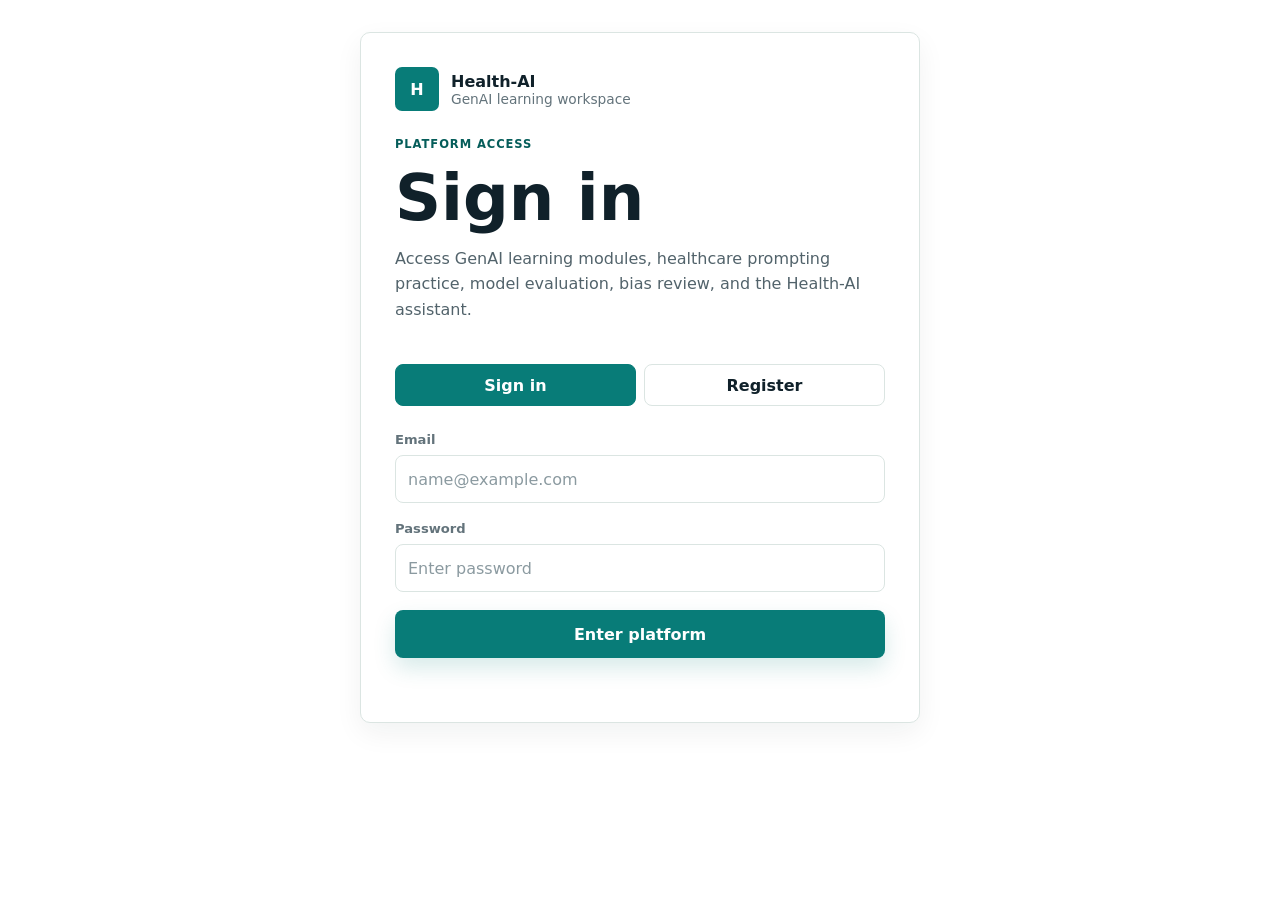
<file: index.html>
<!doctype html>
<html lang="en">
  <head>
    <meta charset="UTF-8" />
    <meta name="viewport" content="width=device-width, initial-scale=1.0" />
    <title>Health-AI</title>
    <link rel="stylesheet" href="styles.css?v=20260517-healthai-multipage" />
  </head>
  <body>
    <section class="login-screen" id="loginScreen" aria-label="Health-AI sign in">
      <div class="login-panel">
        <div class="brand login-brand">
          <div class="brand-mark" aria-hidden="true">H</div>
          <div>
            <strong>Health-AI</strong>
            <span>GenAI learning workspace</span>
          </div>
        </div>

        <div>
          <p class="kicker">Platform access</p>
          <h1 id="authTitle">Sign in</h1>
          <p class="login-copy">Access GenAI learning modules, healthcare prompting practice, model evaluation, bias review, and the Health-AI assistant.</p>
        </div>

        <div class="auth-tabs" role="tablist" aria-label="Authentication mode">
          <button class="active" id="showLogin" type="button">Sign in</button>
          <button id="showRegister" type="button">Register</button>
        </div>

        <form class="login-form" id="loginForm">
          <label for="loginEmail">Email</label>
          <input id="loginEmail" type="email" placeholder="name@example.com" required />

          <label for="loginPassword">Password</label>
          <input id="loginPassword" type="password" placeholder="Enter password" required />

          <button class="wide-button" type="submit">Enter platform</button>
          <p class="auth-message" id="loginMessage"></p>
        </form>

        <form class="login-form is-hidden" id="registerForm">
          <label for="registerName">Full name</label>
          <input id="registerName" type="text" placeholder="Enter full name" required />

          <label for="registerRole">Role</label>
          <select id="registerRole">
            <option>Doctor</option>
            <option>Instructor</option>
            <option>Student</option>
            <option>Project team</option>
          </select>

          <label for="registerOrganization">Organization</label>
          <input id="registerOrganization" type="text" placeholder="Hospital, university, or team" />

          <label for="registerEmail">Email</label>
          <input id="registerEmail" type="email" placeholder="name@example.com" required />

          <label for="registerPassword">Password</label>
          <input id="registerPassword" type="password" placeholder="Create password" minlength="4" required />

          <button class="wide-button" type="submit">Create account</button>
          <p class="auth-message" id="registerMessage"></p>
        </form>
      </div>
    </section>

    <div class="app-shell is-locked" id="appShell">
      <aside class="sidebar" aria-label="Platform navigation">
        <div class="brand">
          <div class="brand-mark" aria-hidden="true">H</div>
          <div>
            <strong>Health-AI</strong>
            <span>GenAI for healthcare curriculum</span>
          </div>
        </div>

        <nav class="main-nav">
          <a class="active" href="index.html">Home</a>
          <a href="modules.html">Modules</a>
          <a href="module-genai-foundations.html">Foundations</a>
          <a href="module-prompting-healthcare.html">Prompting</a>
          <a href="module-evaluation.html">Evaluation</a>
          <a href="module-bias-explainability.html">Bias</a>
          <a href="materials.html">Materials</a>
          <a href="#browser-ai">Assistant</a>
          <a href="#users" id="usersNavLink" class="admin-only">Users</a>
        </nav>

        <div class="user-card" id="userCard">
          <span class="eyebrow">Signed in</span>
          <strong id="userName">Guest</strong>
          <p id="userRole">Doctor</p>
          <button type="button" id="logoutButton">Sign out</button>
        </div>

        <div class="mentor-card">
          <span class="eyebrow">Today</span>
          <strong>7 July delivery plan</strong>
          <p>Review GenAI modules, responsible use, evaluation practice, and learning materials.</p>
          <button class="icon-button" type="button" aria-label="Start lesson">
            <span aria-hidden="true">▶</span>
          </button>
        </div>
      </aside>

      <main>
        <section class="hero" id="learn">
          <div class="hero-copy">
            <p class="kicker">GenAI health education platform</p>
            <h1>Health-AI</h1>
            <p>
              A focused Health-AI platform for learning how GenAI and LLMs work, how to prompt safely, how to evaluate outputs, and how to recognise bias.
            </p>
            <div class="hero-actions">
              <a class="primary-action" href="modules.html">Start learning modules</a>
              <a class="secondary-action" href="module-bias-explainability.html">Open bias module</a>
              <a class="secondary-action" href="materials.html">Open materials</a>
              <a class="secondary-action" href="#browser-ai">Ask Health-AI</a>
            </div>
          </div>

          <div class="clinical-visual" aria-label="Health-AI learning dashboard preview">
            <canvas id="pulseCanvas" width="760" height="520"></canvas>
            <div class="visual-panel diagnosis">
              <span>Module focus</span>
              <strong>GenAI learning path</strong>
              <em>How it works → prompting → evaluation → bias</em>
            </div>
            <div class="visual-panel explain-card">
              <span>Learning mode</span>
              <strong>Modular</strong>
              <em>Read, practice, evaluate, discuss</em>
            </div>
          </div>
        </section>

        <section class="workspace-band" id="builder">
          <div class="section-heading">
            <p class="kicker">Health-AI module map</p>
            <h2>A structured learning space for GenAI foundations, healthcare prompting, model evaluation, explainability, and algorithmic bias.</h2>
          </div>

          <div class="learning-grid">
            <article class="lesson-panel">
              <div class="panel-header">
                <span>Learning sequence</span>
                <strong id="lessonTitle">Choose a learning module</strong>
              </div>
              <ol class="lesson-steps" id="lessonSteps"></ol>
              <button class="wide-button" id="nextStep" type="button">Next step</button>
            </article>

            <article class="builder-panel">
              <div class="panel-header">
                <span>Module workspace</span>
                <strong>Learning focus</strong>
              </div>

              <label for="specialtySelect">Learning module</label>
              <select id="specialtySelect">
                <option>GenAI Foundations</option>
                <option>Prompting in Healthcare</option>
                <option>Model Evaluation</option>
                <option>Explainability and Bias</option>
              </select>

              <div class="model-controls" aria-label="Learning focus">
                <button class="chip active" type="button">How it works</button>
                <button class="chip" type="button">Prompting</button>
                <button class="chip" type="button">Evaluation</button>
                <button class="chip" type="button">Bias</button>
              </div>

              <div class="metric-row" id="evaluate">
                <div>
                  <span>Curriculum level</span>
                  <strong id="accuracyValue">Core</strong>
                </div>
                <div>
                  <span>Ethics focus</span>
                  <strong id="recallValue">High</strong>
                </div>
                <div>
                  <span>Goal</span>
                  <strong>Safe use</strong>
                </div>
              </div>
            </article>
          </div>
        </section>

        <section class="explain-band" id="explain">
          <div class="section-heading">
            <p class="kicker">Responsible GenAI in healthcare</p>
            <h2>Participants learn how GenAI works, where it can fail, how to evaluate outputs, and how to use it within ethical clinical boundaries.</h2>
          </div>

          <div class="explain-grid">
            <article>
              <span class="number">01</span>
              <h3>Deliver the core tracks</h3>
              <p>Understand LLMs, tokens, prompts, generated outputs, limitations, and why AI text must be reviewed.</p>
            </article>
            <article>
              <span class="number">02</span>
              <h3>Practice safe prompting</h3>
              <p>Use structured prompts, avoid patient-identifiable data, and separate education support from clinical decision making.</p>
            </article>
            <article>
              <span class="number">03</span>
              <h3>Teach responsible use</h3>
              <p>Evaluate hallucination, reliability, bias, explainability, transparency, privacy, and human oversight.</p>
            </article>
          </div>
        </section>


        <section class="usecase-band" id="use-cases">
          <div class="section-heading">
            <p class="kicker">Clickable learning modules</p>
            <h2>Four focused GenAI modules for health professionals: foundations, prompting, evaluation, and bias.</h2>
          </div>

          <div class="usecase-grid">
            <article class="usecase-card active" data-usecase="foundations">
              <span>Module 1</span>
              <h3>How GenAI works</h3>
              <p>LLMs, tokens, training, generated outputs, hallucination, and human oversight.</p>
            </article>
            <article class="usecase-card" data-usecase="genai">
              <span>Module 2</span>
              <h3>Prompting in healthcare</h3>
              <p>Prompt structure, healthcare context, safe boundaries, privacy, and professional responsibility.</p>
            </article>
            <article class="usecase-card" data-usecase="ml">
              <span>Module 3</span>
              <h3>Evaluate models</h3>
              <p>Compare outputs for factuality, usefulness, uncertainty, hallucination, safety, and accountability.</p>
            </article>
            <article class="usecase-card" data-usecase="ethics">
              <span>Module 4</span>
              <h3>Bias and explainability</h3>
              <p>Fairness, bias sources, explainability limits, transparency, governance, and patient communication.</p>
            </article>
          </div>

          <div class="workflow-panel">
            <div>
              <span id="workflowLabel">Clinical practice workflow</span>
              <h3 id="workflowTitle">Evaluate AI outputs</h3>
              <p id="workflowText">A guided pathway for reviewing model purpose, source data, validation, uncertainty, and safe clinical interpretation.</p>
            </div>
            <ol id="workflowSteps" class="workflow-steps"></ol>
          </div>
        </section>

        <section class="module-pages-band" id="module-pages">
          <div class="section-heading">
            <p class="kicker">Learning pages</p>
            <h2>Each GenAI topic opens as its own learning page, while everything remains inside this one Health-AI platform.</h2>
          </div>

          <div class="module-page-shell">
            <div class="module-page-tabs" id="modulePageTabs" aria-label="Learning module pages"></div>
            <article class="module-page-panel" id="modulePagePanel">
              <div class="panel-header">
                <span>Learning page</span>
                <strong>Select a module</strong>
              </div>
              <p>Choose a module page to view the full learning content.</p>
            </article>
          </div>
        </section>

        <section class="repository-band" id="repository">
          <div class="section-heading">
            <p class="kicker">Health-AI learning modules</p>
            <h2>Open structured GenAI learning modules with outcomes, activities, assessment, ethics focus, and teaching material upload.</h2>
          </div>

          <div class="repository-grid">
            <article class="upload-panel">
              <div class="panel-header">
                <span>Instructor tools</span>
                <strong>Add curriculum material</strong>
              </div>

              <form id="resourceForm" class="resource-form">
                <label for="resourceTitle">Material title</label>
                <input id="resourceTitle" type="text" placeholder="Example: Prompting for patient education drafts" required />

                <div class="form-row">
                  <div>
                    <label for="resourceModule">Module</label>
                    <select id="resourceModule">
                      <option value="1. Foundations">GenAI & LLMs: how they work</option>
                      <option value="2. Prompting and healthcare use">GenAI prompting and healthcare use</option>
                      <option value="3. Evaluation and comparison">GenAI evaluating and comparing models</option>
                      <option value="4. Explainability and bias">GenAI explainability and algorithmic bias</option>
                    </select>
                  </div>
                  <div>
                    <label for="resourceType">Type</label>
                    <select id="resourceType">
                      <option>Slide deck</option>
                      <option>Reading</option>
                      <option>Case study</option>
                      <option>Data material</option>
                      <option>Dataset</option>
                      <option>Video</option>
                      <option>Quiz</option>
                      <option>AI visualisation tool</option>
                      <option>Prompt worksheet</option>
                      <option>Evaluation rubric</option>
                      <option>Case discussion</option>
                    </select>
                  </div>
                </div>

                <label for="resourceDescription">Teaching note</label>
                <textarea id="resourceDescription" placeholder="What learning outcome should this material support?" rows="4"></textarea>

                <label for="resourceFile">File</label>
                <label class="file-drop" for="resourceFile"><strong>Choose data or lecture file</strong><span id="selectedFileName">No file selected</span></label>
                <input id="resourceFile" class="hidden-file" type="file" accept=".pdf,.ppt,.pptx,.doc,.docx,.csv,.xlsx,.xls,.txt,.json,.mp4,.mov" />

                <button class="wide-button" type="submit">Upload data/material</button>
              </form>
            </article>

            <article class="library-panel">
              <div class="panel-header library-header">
                <div>
                  <span>Student library</span>
                  <strong>GenAI learning modules</strong>
                </div>
                <select id="repositoryFilter" aria-label="Filter materials">
                  <option>All learning modules</option>
                  <option value="1. Foundations">GenAI & LLMs: how they work</option>
                  <option value="2. Prompting and healthcare use">GenAI prompting and healthcare use</option>
                  <option value="3. Evaluation and comparison">GenAI evaluating and comparing models</option>
                  <option value="4. Explainability and bias">GenAI explainability and algorithmic bias</option>
                </select>
              </div>

              <div class="repository-stats" aria-label="Repository statistics">
                <div><strong id="resourceCount">0</strong><span>sessions</span></div>
                <div><strong>4</strong><span>modules</span></div>
                <div><strong>3</strong><span>activities each</span></div>
              </div>

              <div class="resource-list" id="resourceList"></div>
            </article>
          </div>
        </section>

        <section class="browser-ai-band" id="browser-ai">
          <div class="section-heading">
            <p class="kicker">Health-AI assistant</p>
            <h2>Ask focused questions about GenAI, LLMs, prompting, evaluation, bias, ethics, and learning materials.</h2>
          </div>

          <div class="browser-ai-grid">
            <article class="browser-chat-panel">
              <div class="panel-header">
                <div>
                  <span>Guided support</span>
                  <strong>Ask Health-AI</strong>
                </div>
                <em class="chat-status" id="browserAiStatus">Ready</em>
              </div>

              <form id="browserAiForm" class="assistant-form">
                <label for="browserAiPrompt">Question or learning topic</label>
                <textarea id="browserAiPrompt" rows="5" placeholder="Example: How should doctors evaluate a GenAI answer?"></textarea>
                <button class="wide-button" type="submit">Get guidance</button>
              </form>
            </article>

            <article class="browser-answer-panel">
              <div class="panel-header">
                <span>Assistant response</span>
                <strong>Learning guidance</strong>
              </div>
              <div class="bot-response" id="browserAiResponse">
                <p>Ask a question to receive GenAI learning guidance and related module materials.</p>
              </div>
            </article>
          </div>
        </section>

        <section class="users-band admin-only" id="users">
          <div class="section-heading">
            <p class="kicker">Registration database</p>
            <h2>Registered Health-AI platform users are visible only to the master admin.</h2>
          </div>
          <article class="users-panel">
            <div class="panel-header">
              <div>
                <span>Access records</span>
                <strong>Platform database</strong>
              </div>
              <button type="button" id="clearUsersButton">Clear database</button>
            </div>
            <div class="database-tools" aria-label="Database tools">
              <div class="database-stat">
                <strong id="databaseUserCount">0</strong>
                <span>registered users</span>
              </div>
              <div class="database-stat">
                <strong id="databaseMaterialCount">0</strong>
                <span>teaching materials</span>
              </div>
              <button type="button" id="exportDatabaseButton">Export database</button>
              <label class="database-import" for="importDatabaseInput">Import database</label>
              <input class="hidden-file" type="file" id="importDatabaseInput" accept=".json,application/json" />
            </div>
            <p class="database-status" id="databaseStatus">Database is stored securely in this browser for the current prototype.</p>
            <div class="users-table-wrap">
              <table class="users-table">
                <thead>
                  <tr>
                    <th>Name</th>
                    <th>Role</th>
                    <th>Email</th>
                    <th>Organization</th>
                    <th>Registered</th>
                  </tr>
                </thead>
                <tbody id="usersTableBody"></tbody>
              </table>
            </div>
          </article>
        </section>
      </main>
    </div>

    <script src="script.js?v=20260517-healthai-multipage"></script>
  </body>
</html>
</file>
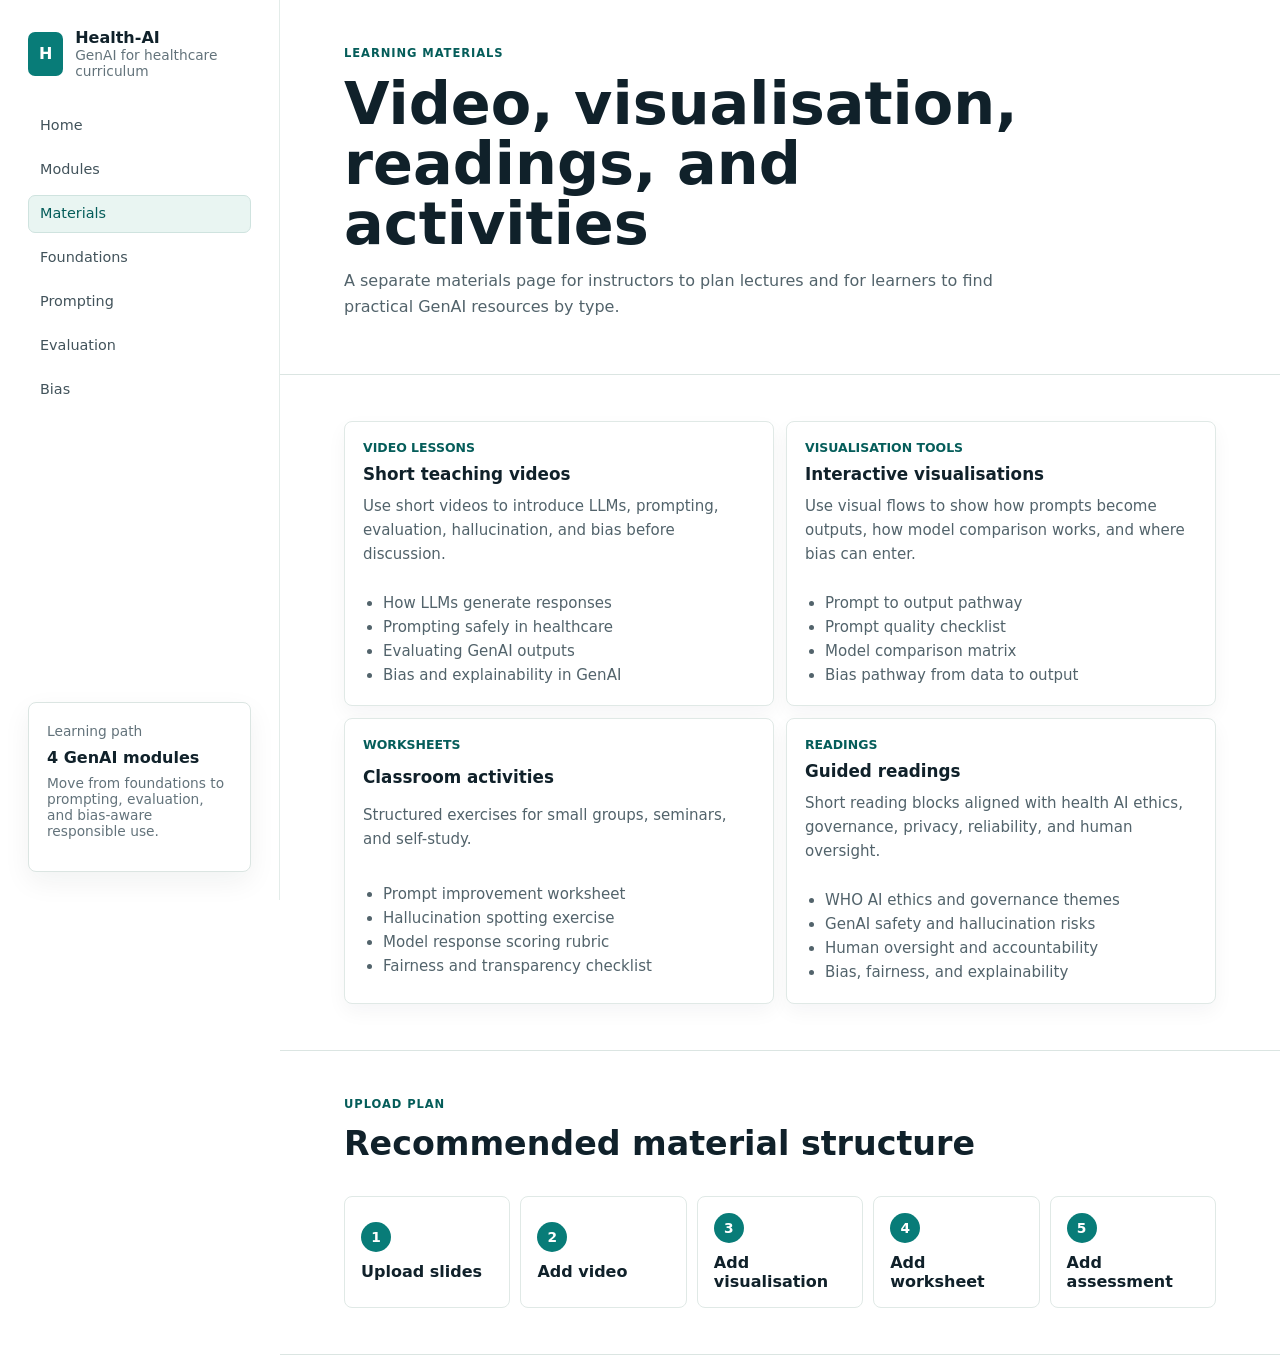
<file: materials.html>
<!doctype html>
<html lang="en">
  <head>
    <meta charset="UTF-8" />
    <meta name="viewport" content="width=device-width, initial-scale=1.0" />
    <title>Learning Materials | Health-AI</title>
    <link rel="stylesheet" href="styles.css?v=20260517-healthai-multipage" />
  </head>
  <body>
    <div class="app-shell page-shell">
      <aside class="sidebar" aria-label="Platform navigation">
    <div class="brand"><div class="brand-mark" aria-hidden="true">H</div><div><strong>Health-AI</strong><span>GenAI for healthcare curriculum</span></div></div>
    <nav class="main-nav"><a href="index.html">Home</a><a href="modules.html">Modules</a><a class="active" href="materials.html">Materials</a><a href="module-genai-foundations.html">Foundations</a><a href="module-prompting-healthcare.html">Prompting</a><a href="module-evaluation.html">Evaluation</a><a href="module-bias-explainability.html">Bias</a></nav>
    <div class="mentor-card"><span class="eyebrow">Learning path</span><strong>4 GenAI modules</strong><p>Move from foundations to prompting, evaluation, and bias-aware responsible use.</p></div>
  </aside>
      <main><section class="page-hero-band"><p class="kicker">Learning materials</p><h1>Video, visualisation, readings, and activities</h1><p>A separate materials page for instructors to plan lectures and for learners to find practical GenAI resources by type.</p></section>
<section class="page-content-band">
  <div class="materials-library-grid">
    <article><span>Video lessons</span><h2>Short teaching videos</h2><p>Use short videos to introduce LLMs, prompting, evaluation, hallucination, and bias before discussion.</p><ul><li>How LLMs generate responses</li><li>Prompting safely in healthcare</li><li>Evaluating GenAI outputs</li><li>Bias and explainability in GenAI</li></ul></article>
    <article><span>Visualisation tools</span><h2>Interactive visualisations</h2><p>Use visual flows to show how prompts become outputs, how model comparison works, and where bias can enter.</p><ul><li>Prompt to output pathway</li><li>Prompt quality checklist</li><li>Model comparison matrix</li><li>Bias pathway from data to output</li></ul></article>
    <article><span>Worksheets</span><h2>Classroom activities</h2><p>Structured exercises for small groups, seminars, and self-study.</p><ul><li>Prompt improvement worksheet</li><li>Hallucination spotting exercise</li><li>Model response scoring rubric</li><li>Fairness and transparency checklist</li></ul></article>
    <article><span>Readings</span><h2>Guided readings</h2><p>Short reading blocks aligned with health AI ethics, governance, privacy, reliability, and human oversight.</p><ul><li>WHO AI ethics and governance themes</li><li>GenAI safety and hallucination risks</li><li>Human oversight and accountability</li><li>Bias, fairness, and explainability</li></ul></article>
  </div>
</section>
<section class="page-content-band alternate-band"><div class="section-heading"><p class="kicker">Upload plan</p><h2>Recommended material structure</h2></div><div class="visualisation-flow"><div><span>1</span><strong>Upload slides</strong></div><div><span>2</span><strong>Add video</strong></div><div><span>3</span><strong>Add visualisation</strong></div><div><span>4</span><strong>Add worksheet</strong></div><div><span>5</span><strong>Add assessment</strong></div></div></section></main>
    </div>
  </body>
</html>
</file>
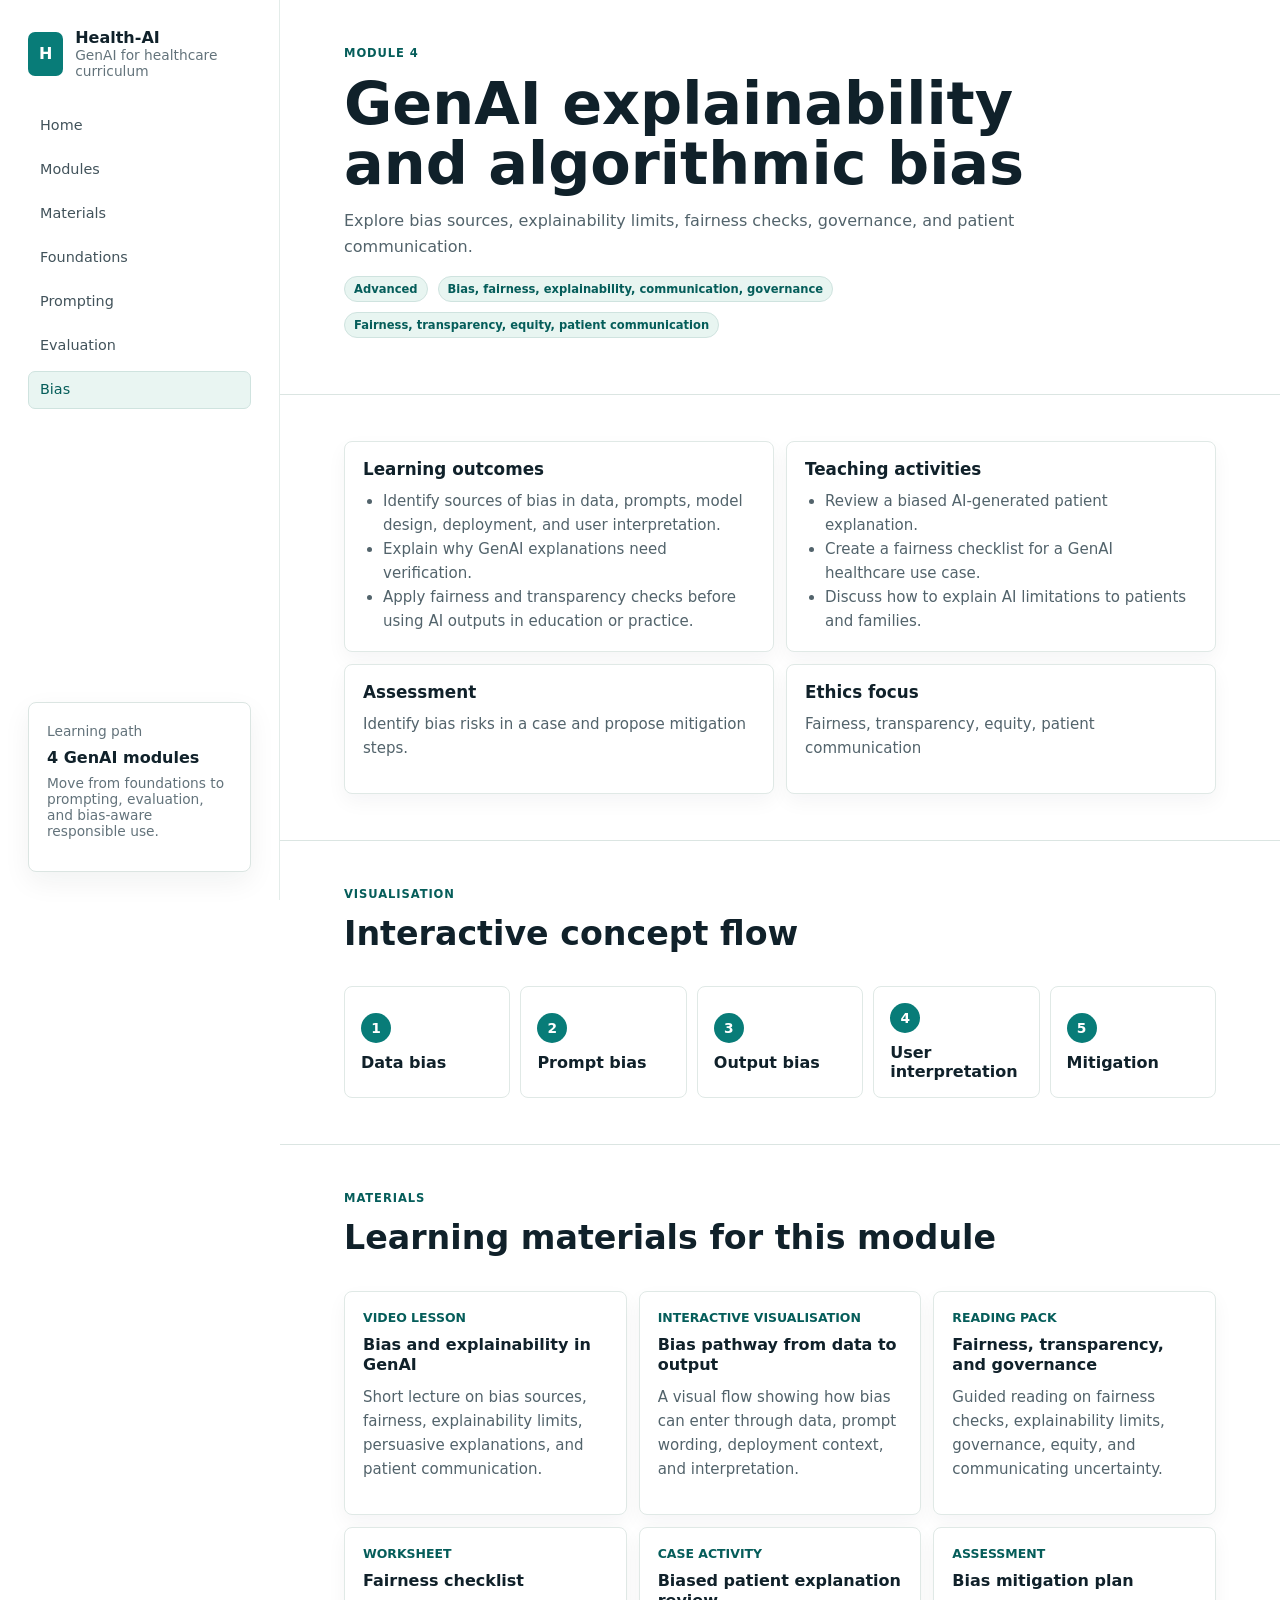
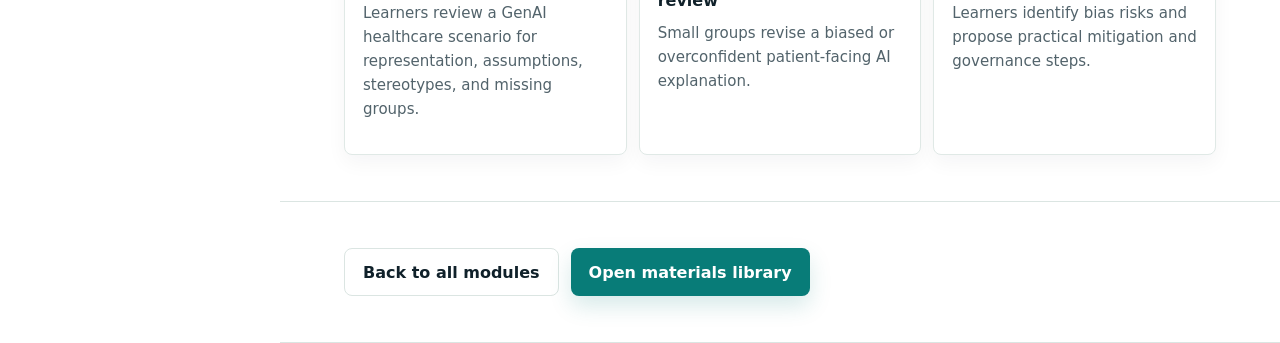
<file: module-bias-explainability.html>
<!doctype html>
<html lang="en">
  <head>
    <meta charset="UTF-8" />
    <meta name="viewport" content="width=device-width, initial-scale=1.0" />
    <title>GenAI explainability and algorithmic bias | Health-AI</title>
    <link rel="stylesheet" href="styles.css?v=20260517-healthai-multipage" />
  </head>
  <body>
    <div class="app-shell page-shell">
      <aside class="sidebar" aria-label="Platform navigation">
    <div class="brand"><div class="brand-mark" aria-hidden="true">H</div><div><strong>Health-AI</strong><span>GenAI for healthcare curriculum</span></div></div>
    <nav class="main-nav"><a href="index.html">Home</a><a href="modules.html">Modules</a><a href="materials.html">Materials</a><a href="module-genai-foundations.html">Foundations</a><a href="module-prompting-healthcare.html">Prompting</a><a href="module-evaluation.html">Evaluation</a><a class="active" href="module-bias-explainability.html">Bias</a></nav>
    <div class="mentor-card"><span class="eyebrow">Learning path</span><strong>4 GenAI modules</strong><p>Move from foundations to prompting, evaluation, and bias-aware responsible use.</p></div>
  </aside>
      <main><section class="page-hero-band module-detail-hero"><p class="kicker">Module 4</p><h1>GenAI explainability and algorithmic bias</h1><p>Explore bias sources, explainability limits, fairness checks, governance, and patient communication.</p><div class="module-page-meta"><span>Advanced</span><span>Bias, fairness, explainability, communication, governance</span><span>Fairness, transparency, equity, patient communication</span></div></section>
  <section class="page-content-band">
    <div class="module-detail-grid">
      <article><h2>Learning outcomes</h2><ul><li>Identify sources of bias in data, prompts, model design, deployment, and user interpretation.</li><li>Explain why GenAI explanations need verification.</li><li>Apply fairness and transparency checks before using AI outputs in education or practice.</li></ul></article>
      <article><h2>Teaching activities</h2><ul><li>Review a biased AI-generated patient explanation.</li><li>Create a fairness checklist for a GenAI healthcare use case.</li><li>Discuss how to explain AI limitations to patients and families.</li></ul></article>
      <article><h2>Assessment</h2><p>Identify bias risks in a case and propose mitigation steps.</p></article>
      <article><h2>Ethics focus</h2><p>Fairness, transparency, equity, patient communication</p></article>
    </div>
  </section>
  <section class="page-content-band alternate-band"><div class="section-heading"><p class="kicker">Visualisation</p><h2>Interactive concept flow</h2></div><div class="visualisation-flow"><div><span>1</span><strong>Data bias</strong></div><div><span>2</span><strong>Prompt bias</strong></div><div><span>3</span><strong>Output bias</strong></div><div><span>4</span><strong>User interpretation</strong></div><div><span>5</span><strong>Mitigation</strong></div></div></section>
  <section class="page-content-band"><div class="section-heading"><p class="kicker">Materials</p><h2>Learning materials for this module</h2></div><div class="learning-material-grid rich-material-grid">
    <article><span>Video lesson</span><strong>Bias and explainability in GenAI</strong><p>Short lecture on bias sources, fairness, explainability limits, persuasive explanations, and patient communication.</p></article>
    <article><span>Interactive visualisation</span><strong>Bias pathway from data to output</strong><p>A visual flow showing how bias can enter through data, prompt wording, deployment context, and interpretation.</p></article>
    <article><span>Reading pack</span><strong>Fairness, transparency, and governance</strong><p>Guided reading on fairness checks, explainability limits, governance, equity, and communicating uncertainty.</p></article>
    <article><span>Worksheet</span><strong>Fairness checklist</strong><p>Learners review a GenAI healthcare scenario for representation, assumptions, stereotypes, and missing groups.</p></article>
    <article><span>Case activity</span><strong>Biased patient explanation review</strong><p>Small groups revise a biased or overconfident patient-facing AI explanation.</p></article>
    <article><span>Assessment</span><strong>Bias mitigation plan</strong><p>Learners identify bias risks and propose practical mitigation and governance steps.</p></article>
  </div></section>
  <section class="page-content-band alternate-band"><div class="module-next-row"><a class="secondary-action" href="modules.html">Back to all modules</a><a class="primary-action" href="materials.html">Open materials library</a></div></section></main>
    </div>
  </body>
</html>
</file>
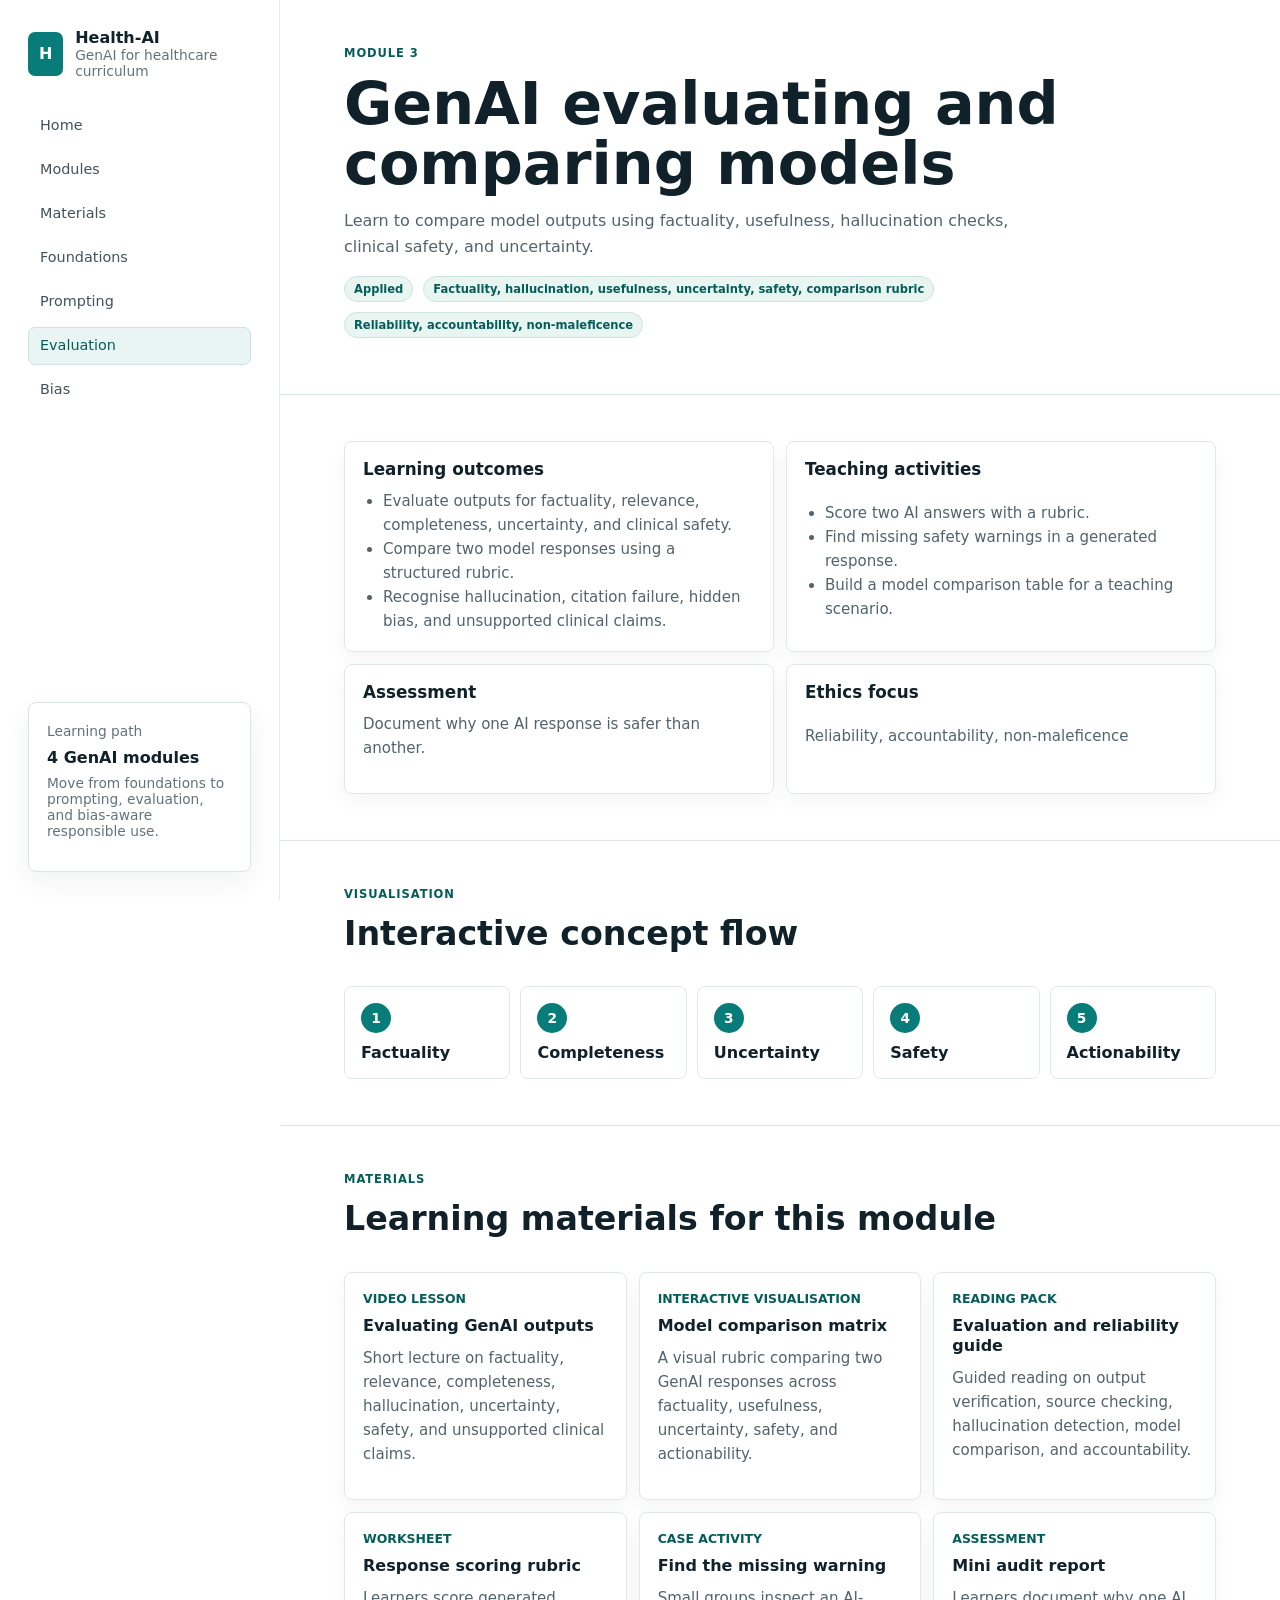
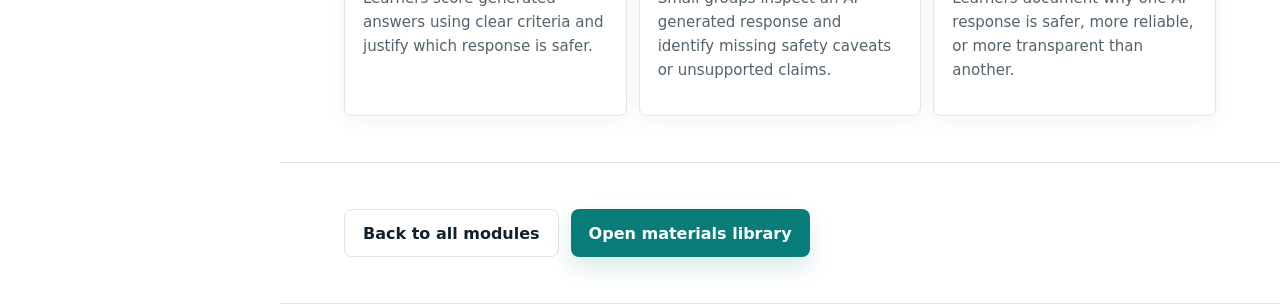
<file: module-evaluation.html>
<!doctype html>
<html lang="en">
  <head>
    <meta charset="UTF-8" />
    <meta name="viewport" content="width=device-width, initial-scale=1.0" />
    <title>GenAI evaluating and comparing models | Health-AI</title>
    <link rel="stylesheet" href="styles.css?v=20260517-healthai-multipage" />
  </head>
  <body>
    <div class="app-shell page-shell">
      <aside class="sidebar" aria-label="Platform navigation">
    <div class="brand"><div class="brand-mark" aria-hidden="true">H</div><div><strong>Health-AI</strong><span>GenAI for healthcare curriculum</span></div></div>
    <nav class="main-nav"><a href="index.html">Home</a><a href="modules.html">Modules</a><a href="materials.html">Materials</a><a href="module-genai-foundations.html">Foundations</a><a href="module-prompting-healthcare.html">Prompting</a><a class="active" href="module-evaluation.html">Evaluation</a><a href="module-bias-explainability.html">Bias</a></nav>
    <div class="mentor-card"><span class="eyebrow">Learning path</span><strong>4 GenAI modules</strong><p>Move from foundations to prompting, evaluation, and bias-aware responsible use.</p></div>
  </aside>
      <main><section class="page-hero-band module-detail-hero"><p class="kicker">Module 3</p><h1>GenAI evaluating and comparing models</h1><p>Learn to compare model outputs using factuality, usefulness, hallucination checks, clinical safety, and uncertainty.</p><div class="module-page-meta"><span>Applied</span><span>Factuality, hallucination, usefulness, uncertainty, safety, comparison rubric</span><span>Reliability, accountability, non-maleficence</span></div></section>
  <section class="page-content-band">
    <div class="module-detail-grid">
      <article><h2>Learning outcomes</h2><ul><li>Evaluate outputs for factuality, relevance, completeness, uncertainty, and clinical safety.</li><li>Compare two model responses using a structured rubric.</li><li>Recognise hallucination, citation failure, hidden bias, and unsupported clinical claims.</li></ul></article>
      <article><h2>Teaching activities</h2><ul><li>Score two AI answers with a rubric.</li><li>Find missing safety warnings in a generated response.</li><li>Build a model comparison table for a teaching scenario.</li></ul></article>
      <article><h2>Assessment</h2><p>Document why one AI response is safer than another.</p></article>
      <article><h2>Ethics focus</h2><p>Reliability, accountability, non-maleficence</p></article>
    </div>
  </section>
  <section class="page-content-band alternate-band"><div class="section-heading"><p class="kicker">Visualisation</p><h2>Interactive concept flow</h2></div><div class="visualisation-flow"><div><span>1</span><strong>Factuality</strong></div><div><span>2</span><strong>Completeness</strong></div><div><span>3</span><strong>Uncertainty</strong></div><div><span>4</span><strong>Safety</strong></div><div><span>5</span><strong>Actionability</strong></div></div></section>
  <section class="page-content-band"><div class="section-heading"><p class="kicker">Materials</p><h2>Learning materials for this module</h2></div><div class="learning-material-grid rich-material-grid">
    <article><span>Video lesson</span><strong>Evaluating GenAI outputs</strong><p>Short lecture on factuality, relevance, completeness, hallucination, uncertainty, safety, and unsupported clinical claims.</p></article>
    <article><span>Interactive visualisation</span><strong>Model comparison matrix</strong><p>A visual rubric comparing two GenAI responses across factuality, usefulness, uncertainty, safety, and actionability.</p></article>
    <article><span>Reading pack</span><strong>Evaluation and reliability guide</strong><p>Guided reading on output verification, source checking, hallucination detection, model comparison, and accountability.</p></article>
    <article><span>Worksheet</span><strong>Response scoring rubric</strong><p>Learners score generated answers using clear criteria and justify which response is safer.</p></article>
    <article><span>Case activity</span><strong>Find the missing warning</strong><p>Small groups inspect an AI-generated response and identify missing safety caveats or unsupported claims.</p></article>
    <article><span>Assessment</span><strong>Mini audit report</strong><p>Learners document why one AI response is safer, more reliable, or more transparent than another.</p></article>
  </div></section>
  <section class="page-content-band alternate-band"><div class="module-next-row"><a class="secondary-action" href="modules.html">Back to all modules</a><a class="primary-action" href="materials.html">Open materials library</a></div></section></main>
    </div>
  </body>
</html>
</file>
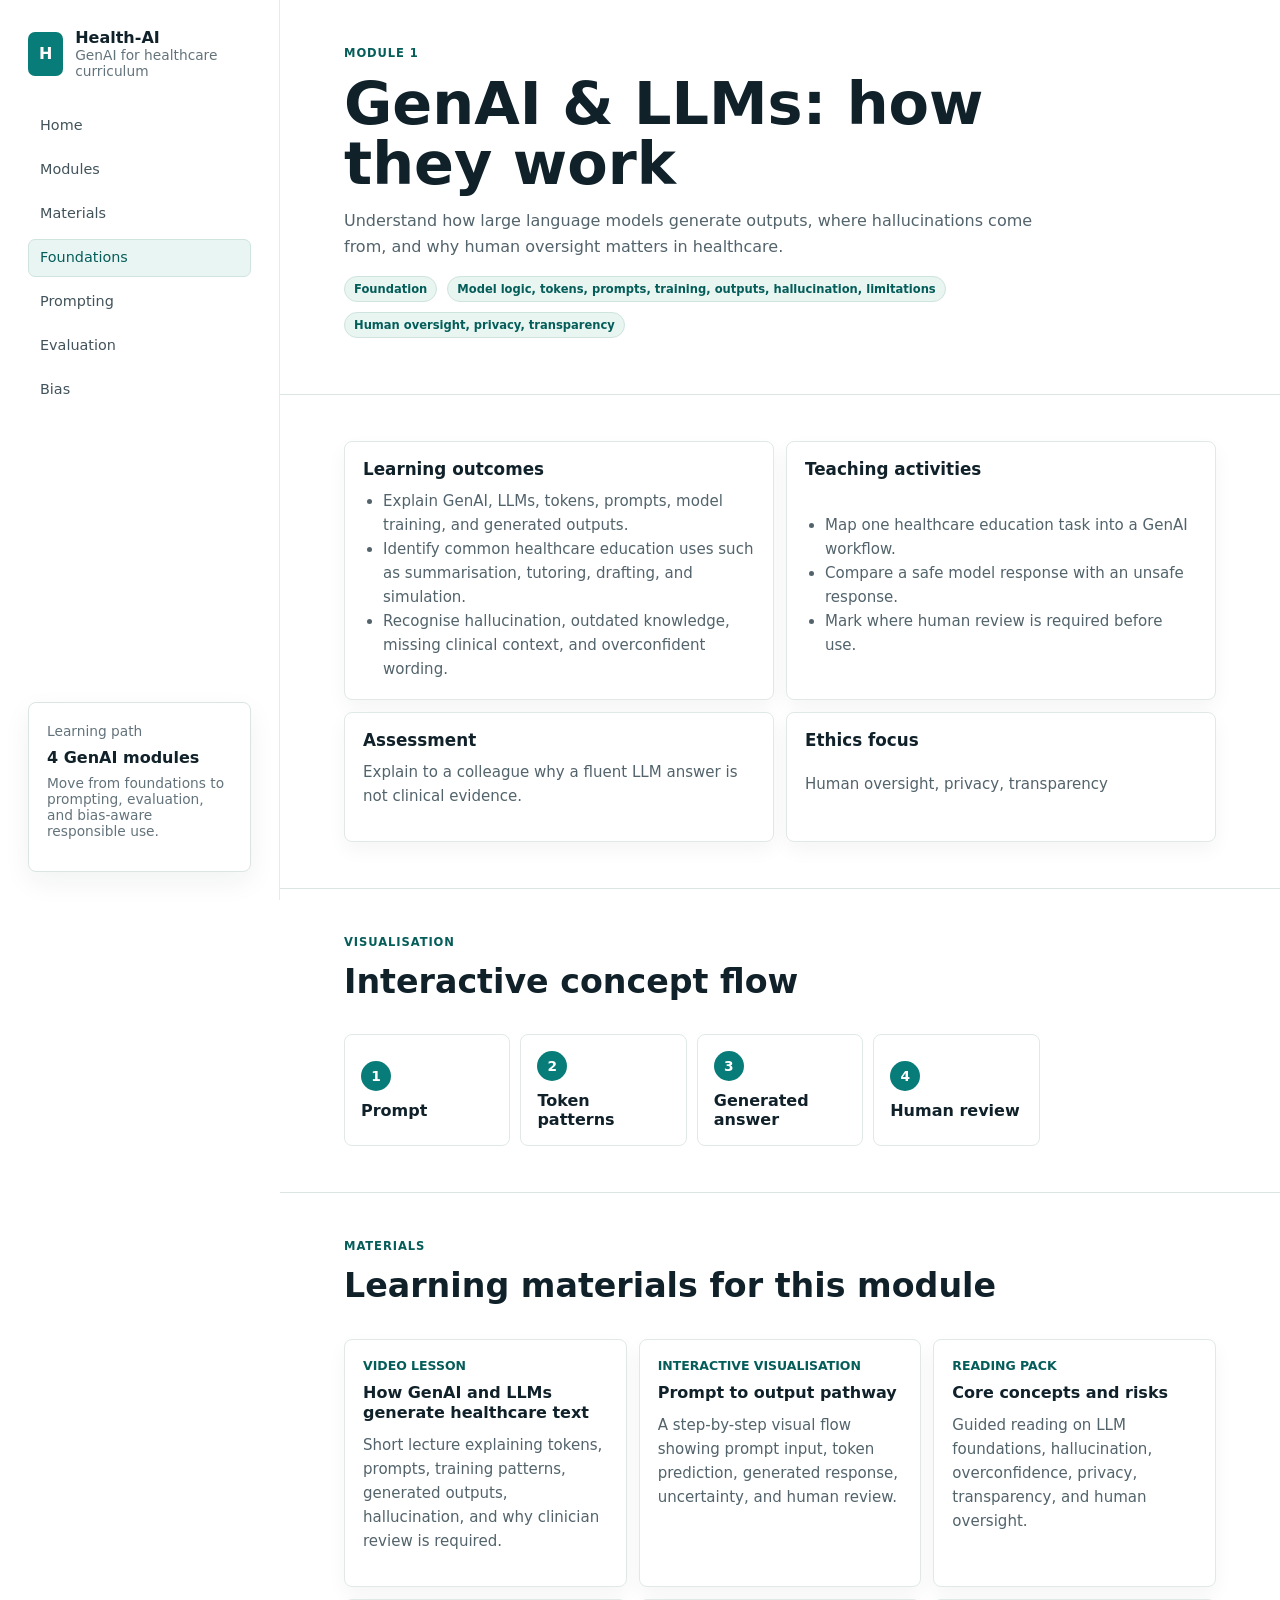
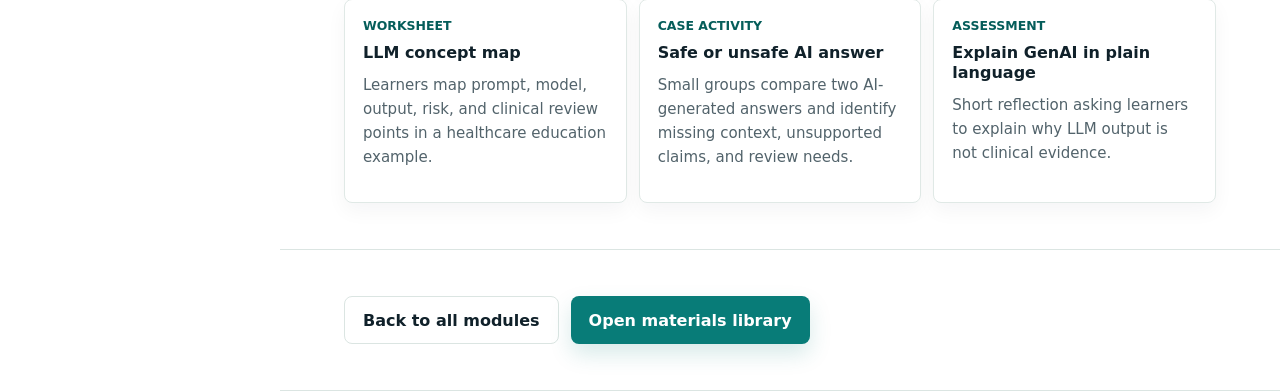
<file: module-genai-foundations.html>
<!doctype html>
<html lang="en">
  <head>
    <meta charset="UTF-8" />
    <meta name="viewport" content="width=device-width, initial-scale=1.0" />
    <title>GenAI & LLMs: how they work | Health-AI</title>
    <link rel="stylesheet" href="styles.css?v=20260517-healthai-multipage" />
  </head>
  <body>
    <div class="app-shell page-shell">
      <aside class="sidebar" aria-label="Platform navigation">
    <div class="brand"><div class="brand-mark" aria-hidden="true">H</div><div><strong>Health-AI</strong><span>GenAI for healthcare curriculum</span></div></div>
    <nav class="main-nav"><a href="index.html">Home</a><a href="modules.html">Modules</a><a href="materials.html">Materials</a><a class="active" href="module-genai-foundations.html">Foundations</a><a href="module-prompting-healthcare.html">Prompting</a><a href="module-evaluation.html">Evaluation</a><a href="module-bias-explainability.html">Bias</a></nav>
    <div class="mentor-card"><span class="eyebrow">Learning path</span><strong>4 GenAI modules</strong><p>Move from foundations to prompting, evaluation, and bias-aware responsible use.</p></div>
  </aside>
      <main><section class="page-hero-band module-detail-hero"><p class="kicker">Module 1</p><h1>GenAI & LLMs: how they work</h1><p>Understand how large language models generate outputs, where hallucinations come from, and why human oversight matters in healthcare.</p><div class="module-page-meta"><span>Foundation</span><span>Model logic, tokens, prompts, training, outputs, hallucination, limitations</span><span>Human oversight, privacy, transparency</span></div></section>
  <section class="page-content-band">
    <div class="module-detail-grid">
      <article><h2>Learning outcomes</h2><ul><li>Explain GenAI, LLMs, tokens, prompts, model training, and generated outputs.</li><li>Identify common healthcare education uses such as summarisation, tutoring, drafting, and simulation.</li><li>Recognise hallucination, outdated knowledge, missing clinical context, and overconfident wording.</li></ul></article>
      <article><h2>Teaching activities</h2><ul><li>Map one healthcare education task into a GenAI workflow.</li><li>Compare a safe model response with an unsafe response.</li><li>Mark where human review is required before use.</li></ul></article>
      <article><h2>Assessment</h2><p>Explain to a colleague why a fluent LLM answer is not clinical evidence.</p></article>
      <article><h2>Ethics focus</h2><p>Human oversight, privacy, transparency</p></article>
    </div>
  </section>
  <section class="page-content-band alternate-band"><div class="section-heading"><p class="kicker">Visualisation</p><h2>Interactive concept flow</h2></div><div class="visualisation-flow"><div><span>1</span><strong>Prompt</strong></div><div><span>2</span><strong>Token patterns</strong></div><div><span>3</span><strong>Generated answer</strong></div><div><span>4</span><strong>Human review</strong></div></div></section>
  <section class="page-content-band"><div class="section-heading"><p class="kicker">Materials</p><h2>Learning materials for this module</h2></div><div class="learning-material-grid rich-material-grid">
    <article><span>Video lesson</span><strong>How GenAI and LLMs generate healthcare text</strong><p>Short lecture explaining tokens, prompts, training patterns, generated outputs, hallucination, and why clinician review is required.</p></article>
    <article><span>Interactive visualisation</span><strong>Prompt to output pathway</strong><p>A step-by-step visual flow showing prompt input, token prediction, generated response, uncertainty, and human review.</p></article>
    <article><span>Reading pack</span><strong>Core concepts and risks</strong><p>Guided reading on LLM foundations, hallucination, overconfidence, privacy, transparency, and human oversight.</p></article>
    <article><span>Worksheet</span><strong>LLM concept map</strong><p>Learners map prompt, model, output, risk, and clinical review points in a healthcare education example.</p></article>
    <article><span>Case activity</span><strong>Safe or unsafe AI answer</strong><p>Small groups compare two AI-generated answers and identify missing context, unsupported claims, and review needs.</p></article>
    <article><span>Assessment</span><strong>Explain GenAI in plain language</strong><p>Short reflection asking learners to explain why LLM output is not clinical evidence.</p></article>
  </div></section>
  <section class="page-content-band alternate-band"><div class="module-next-row"><a class="secondary-action" href="modules.html">Back to all modules</a><a class="primary-action" href="materials.html">Open materials library</a></div></section></main>
    </div>
  </body>
</html>
</file>
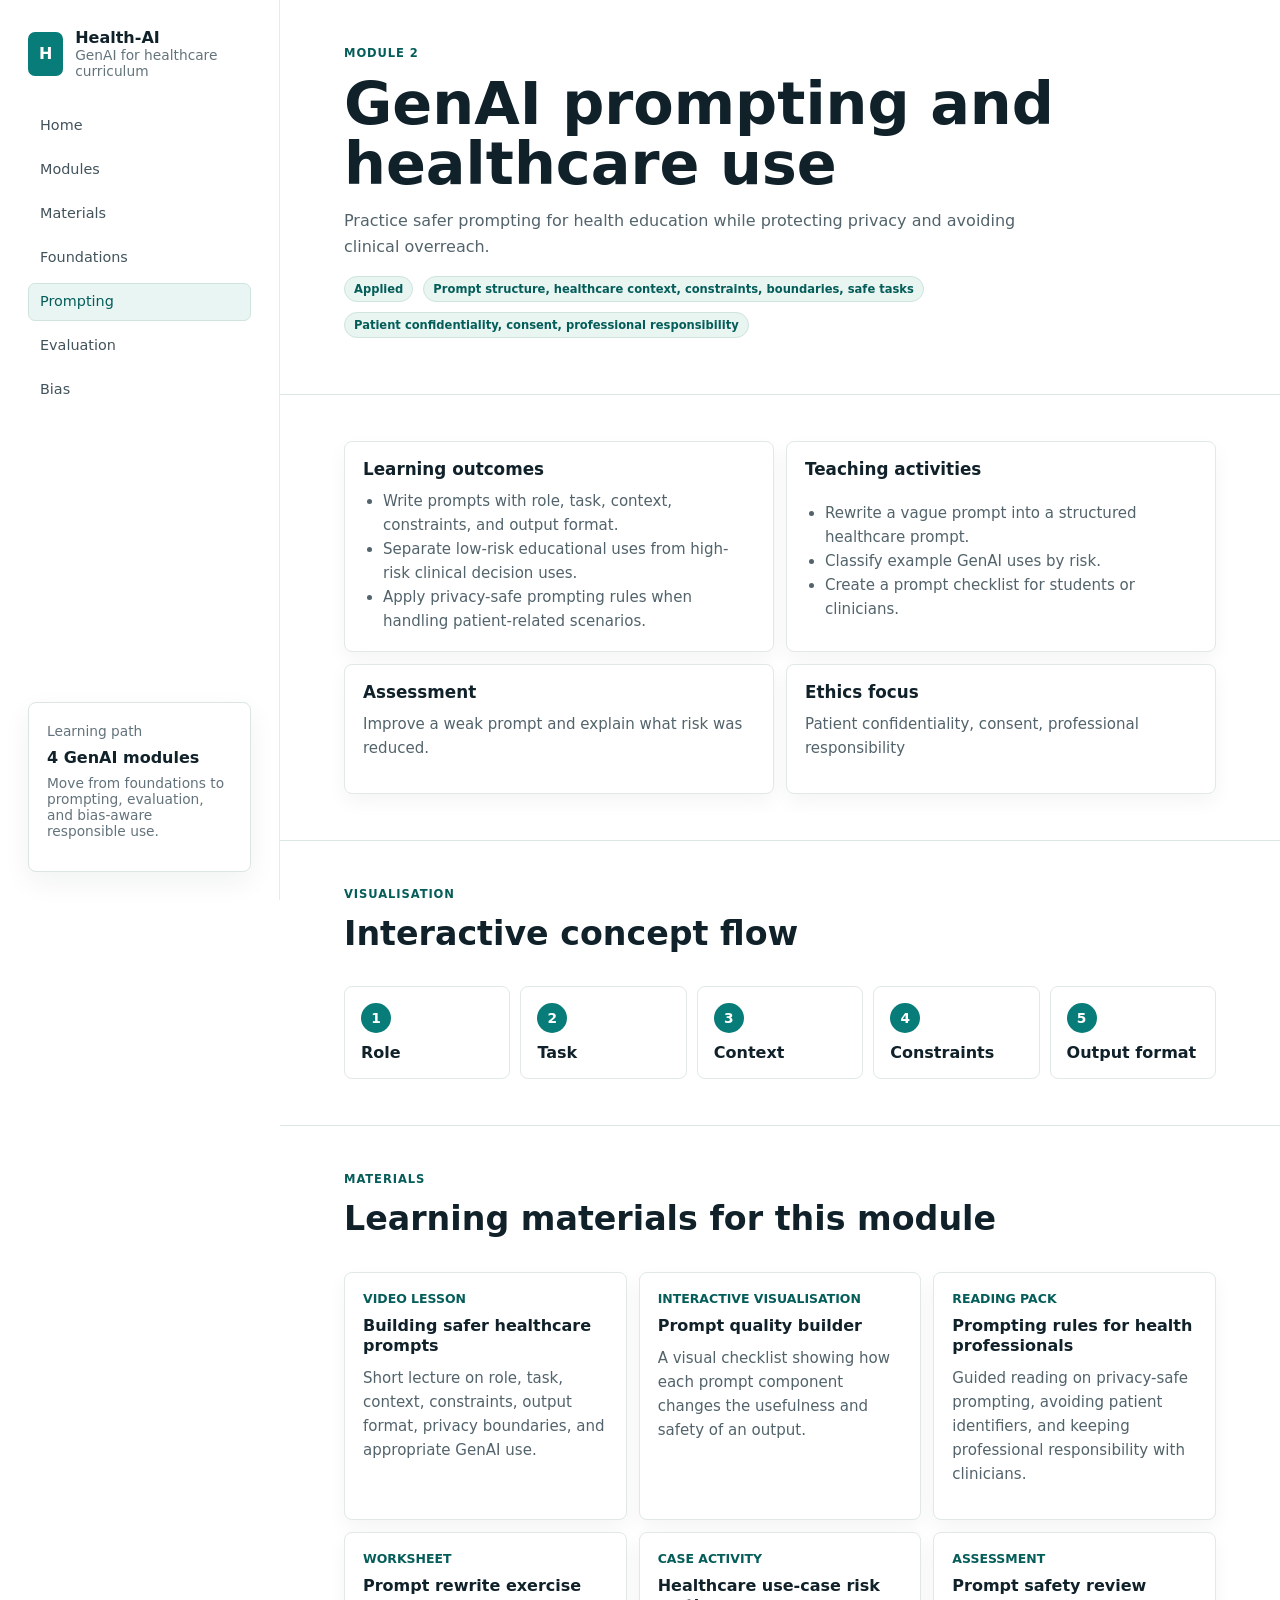
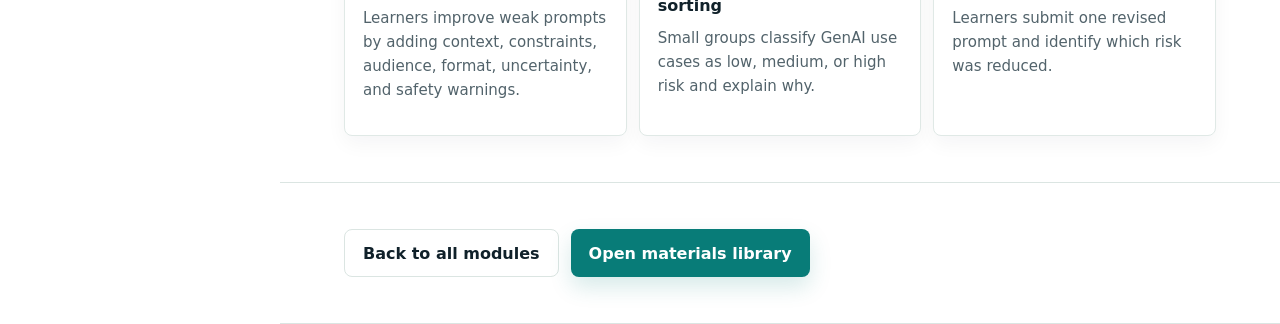
<file: module-prompting-healthcare.html>
<!doctype html>
<html lang="en">
  <head>
    <meta charset="UTF-8" />
    <meta name="viewport" content="width=device-width, initial-scale=1.0" />
    <title>GenAI prompting and healthcare use | Health-AI</title>
    <link rel="stylesheet" href="styles.css?v=20260517-healthai-multipage" />
  </head>
  <body>
    <div class="app-shell page-shell">
      <aside class="sidebar" aria-label="Platform navigation">
    <div class="brand"><div class="brand-mark" aria-hidden="true">H</div><div><strong>Health-AI</strong><span>GenAI for healthcare curriculum</span></div></div>
    <nav class="main-nav"><a href="index.html">Home</a><a href="modules.html">Modules</a><a href="materials.html">Materials</a><a href="module-genai-foundations.html">Foundations</a><a class="active" href="module-prompting-healthcare.html">Prompting</a><a href="module-evaluation.html">Evaluation</a><a href="module-bias-explainability.html">Bias</a></nav>
    <div class="mentor-card"><span class="eyebrow">Learning path</span><strong>4 GenAI modules</strong><p>Move from foundations to prompting, evaluation, and bias-aware responsible use.</p></div>
  </aside>
      <main><section class="page-hero-band module-detail-hero"><p class="kicker">Module 2</p><h1>GenAI prompting and healthcare use</h1><p>Practice safer prompting for health education while protecting privacy and avoiding clinical overreach.</p><div class="module-page-meta"><span>Applied</span><span>Prompt structure, healthcare context, constraints, boundaries, safe tasks</span><span>Patient confidentiality, consent, professional responsibility</span></div></section>
  <section class="page-content-band">
    <div class="module-detail-grid">
      <article><h2>Learning outcomes</h2><ul><li>Write prompts with role, task, context, constraints, and output format.</li><li>Separate low-risk educational uses from high-risk clinical decision uses.</li><li>Apply privacy-safe prompting rules when handling patient-related scenarios.</li></ul></article>
      <article><h2>Teaching activities</h2><ul><li>Rewrite a vague prompt into a structured healthcare prompt.</li><li>Classify example GenAI uses by risk.</li><li>Create a prompt checklist for students or clinicians.</li></ul></article>
      <article><h2>Assessment</h2><p>Improve a weak prompt and explain what risk was reduced.</p></article>
      <article><h2>Ethics focus</h2><p>Patient confidentiality, consent, professional responsibility</p></article>
    </div>
  </section>
  <section class="page-content-band alternate-band"><div class="section-heading"><p class="kicker">Visualisation</p><h2>Interactive concept flow</h2></div><div class="visualisation-flow"><div><span>1</span><strong>Role</strong></div><div><span>2</span><strong>Task</strong></div><div><span>3</span><strong>Context</strong></div><div><span>4</span><strong>Constraints</strong></div><div><span>5</span><strong>Output format</strong></div></div></section>
  <section class="page-content-band"><div class="section-heading"><p class="kicker">Materials</p><h2>Learning materials for this module</h2></div><div class="learning-material-grid rich-material-grid">
    <article><span>Video lesson</span><strong>Building safer healthcare prompts</strong><p>Short lecture on role, task, context, constraints, output format, privacy boundaries, and appropriate GenAI use.</p></article>
    <article><span>Interactive visualisation</span><strong>Prompt quality builder</strong><p>A visual checklist showing how each prompt component changes the usefulness and safety of an output.</p></article>
    <article><span>Reading pack</span><strong>Prompting rules for health professionals</strong><p>Guided reading on privacy-safe prompting, avoiding patient identifiers, and keeping professional responsibility with clinicians.</p></article>
    <article><span>Worksheet</span><strong>Prompt rewrite exercise</strong><p>Learners improve weak prompts by adding context, constraints, audience, format, uncertainty, and safety warnings.</p></article>
    <article><span>Case activity</span><strong>Healthcare use-case risk sorting</strong><p>Small groups classify GenAI use cases as low, medium, or high risk and explain why.</p></article>
    <article><span>Assessment</span><strong>Prompt safety review</strong><p>Learners submit one revised prompt and identify which risk was reduced.</p></article>
  </div></section>
  <section class="page-content-band alternate-band"><div class="module-next-row"><a class="secondary-action" href="modules.html">Back to all modules</a><a class="primary-action" href="materials.html">Open materials library</a></div></section></main>
    </div>
  </body>
</html>
</file>
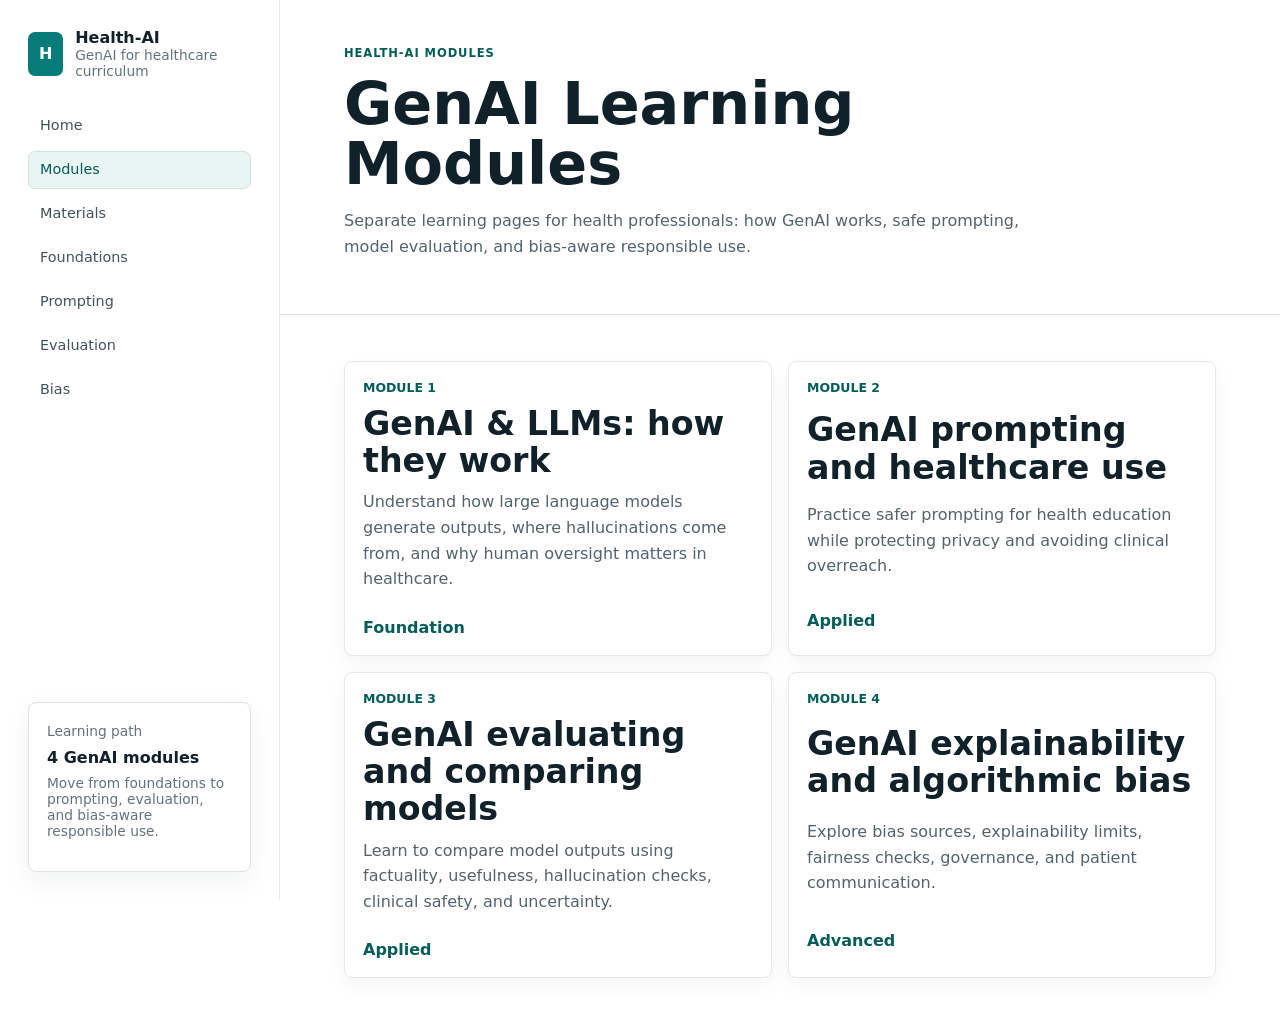
<file: modules.html>
<!doctype html>
<html lang="en">
  <head>
    <meta charset="UTF-8" />
    <meta name="viewport" content="width=device-width, initial-scale=1.0" />
    <title>Modules | Health-AI</title>
    <link rel="stylesheet" href="styles.css?v=20260517-healthai-multipage" />
  </head>
  <body>
    <div class="app-shell page-shell">
      <aside class="sidebar" aria-label="Platform navigation">
    <div class="brand"><div class="brand-mark" aria-hidden="true">H</div><div><strong>Health-AI</strong><span>GenAI for healthcare curriculum</span></div></div>
    <nav class="main-nav"><a href="index.html">Home</a><a class="active" href="modules.html">Modules</a><a href="materials.html">Materials</a><a href="module-genai-foundations.html">Foundations</a><a href="module-prompting-healthcare.html">Prompting</a><a href="module-evaluation.html">Evaluation</a><a href="module-bias-explainability.html">Bias</a></nav>
    <div class="mentor-card"><span class="eyebrow">Learning path</span><strong>4 GenAI modules</strong><p>Move from foundations to prompting, evaluation, and bias-aware responsible use.</p></div>
  </aside>
      <main><section class="page-hero-band"><p class="kicker">Health-AI modules</p><h1>GenAI Learning Modules</h1><p>Separate learning pages for health professionals: how GenAI works, safe prompting, model evaluation, and bias-aware responsible use.</p></section>
<section class="page-content-band"><div class="module-index-grid"><a class="module-index-card" href="module-genai-foundations.html"><span>Module 1</span><h2>GenAI & LLMs: how they work</h2><p>Understand how large language models generate outputs, where hallucinations come from, and why human oversight matters in healthcare.</p><em>Foundation</em></a><a class="module-index-card" href="module-prompting-healthcare.html"><span>Module 2</span><h2>GenAI prompting and healthcare use</h2><p>Practice safer prompting for health education while protecting privacy and avoiding clinical overreach.</p><em>Applied</em></a><a class="module-index-card" href="module-evaluation.html"><span>Module 3</span><h2>GenAI evaluating and comparing models</h2><p>Learn to compare model outputs using factuality, usefulness, hallucination checks, clinical safety, and uncertainty.</p><em>Applied</em></a><a class="module-index-card" href="module-bias-explainability.html"><span>Module 4</span><h2>GenAI explainability and algorithmic bias</h2><p>Explore bias sources, explainability limits, fairness checks, governance, and patient communication.</p><em>Advanced</em></a></div></section></main>
    </div>
  </body>
</html>
</file>
<file: styles.css>
:root {
  color-scheme: light;
  --ink: #14212b;
  --muted: #667783;
  --line: #d8e2e0;
  --surface: #f6f8f4;
  --panel: #ffffff;
  --teal: #067b79;
  --teal-dark: #055b5f;
  --coral: #d95f4f;
  --gold: #c9952d;
  --mint: #dbeee8;
}

* {
  box-sizing: border-box;
}

body {
  margin: 0;
  font-family:
    Inter, ui-sans-serif, system-ui, -apple-system, BlinkMacSystemFont, "Segoe UI", sans-serif;
  color: var(--ink);
  background: var(--surface);
}

a {
  color: inherit;
  text-decoration: none;
}

button,
input,
select,
textarea {
  font: inherit;
}

.app-shell {
  display: grid;
  grid-template-columns: 280px minmax(0, 1fr);
  min-height: 100vh;
}

.sidebar {
  position: sticky;
  top: 0;
  height: 100vh;
  display: flex;
  flex-direction: column;
  gap: 28px;
  padding: 28px;
  background: #10242b;
  color: #f7fbf8;
}

.brand {
  display: flex;
  align-items: center;
  gap: 12px;
}

.brand-mark {
  width: 44px;
  height: 44px;
  display: grid;
  place-items: center;
  border-radius: 8px;
  background: var(--coral);
  color: white;
  font-weight: 900;
}

.brand strong,
.brand span {
  display: block;
}

.brand span,
.mentor-card p,
.mentor-card .eyebrow {
  color: #b9cac8;
  font-size: 0.86rem;
}

.main-nav {
  display: grid;
  gap: 6px;
}

.main-nav a {
  padding: 12px 14px;
  border-radius: 8px;
  color: #d7e4df;
}

.main-nav a.active,
.main-nav a:hover {
  background: #18343c;
  color: white;
}

.mentor-card {
  margin-top: auto;
  padding: 18px;
  border: 1px solid rgba(255, 255, 255, 0.16);
  border-radius: 8px;
  background: rgba(255, 255, 255, 0.06);
}

.mentor-card strong {
  display: block;
  margin: 8px 0;
}

.icon-button {
  width: 42px;
  height: 42px;
  border: 0;
  border-radius: 50%;
  background: var(--gold);
  color: #121212;
  cursor: pointer;
}

main {
  min-width: 0;
}

.hero {
  min-height: 92vh;
  display: grid;
  grid-template-columns: minmax(320px, 0.9fr) minmax(420px, 1.1fr);
  align-items: center;
  gap: 48px;
  padding: 54px clamp(28px, 5vw, 76px) 34px;
  background: linear-gradient(120deg, #f7fbf8 0%, #eaf3ed 100%);
}

.hero-copy {
  max-width: 680px;
}

.kicker {
  margin: 0 0 14px;
  color: var(--teal-dark);
  font-size: 0.78rem;
  font-weight: 800;
  letter-spacing: 0.08em;
  text-transform: uppercase;
}

h1,
h2,
h3,
p {
  margin-top: 0;
}

h1 {
  margin-bottom: 18px;
  font-size: clamp(3.7rem, 8vw, 8rem);
  line-height: 0.9;
  letter-spacing: 0;
}

h2 {
  max-width: 880px;
  font-size: clamp(2rem, 4vw, 4.3rem);
  line-height: 1;
  letter-spacing: 0;
}

.hero-copy > p:not(.kicker) {
  max-width: 620px;
  color: #41535a;
  font-size: 1.12rem;
  line-height: 1.7;
}

.hero-actions {
  display: flex;
  flex-wrap: wrap;
  gap: 12px;
  margin-top: 28px;
}

.primary-action,
.secondary-action,
.wide-button {
  min-height: 48px;
  display: inline-flex;
  align-items: center;
  justify-content: center;
  border-radius: 8px;
  padding: 0 18px;
  font-weight: 800;
}

.primary-action,
.wide-button {
  border: 0;
  background: var(--teal);
  color: white;
}

.secondary-action {
  border: 1px solid var(--line);
  background: white;
}

.clinical-visual {
  position: relative;
  min-height: 520px;
  overflow: hidden;
  border-radius: 8px;
  background: #0e252b;
  box-shadow: 0 28px 70px rgba(21, 54, 61, 0.22);
}

.clinical-visual canvas {
  width: 100%;
  height: 100%;
  display: block;
}

.visual-panel {
  position: absolute;
  width: min(270px, 44%);
  padding: 16px;
  border: 1px solid rgba(255, 255, 255, 0.18);
  border-radius: 8px;
  background: rgba(247, 251, 248, 0.9);
  box-shadow: 0 18px 42px rgba(0, 0, 0, 0.14);
}

.visual-panel span,
.visual-panel em {
  display: block;
  color: var(--muted);
  font-size: 0.78rem;
  font-style: normal;
}

.visual-panel strong {
  display: block;
  margin: 4px 0;
}

.diagnosis {
  left: 24px;
  top: 24px;
}

.explain-card {
  right: 24px;
  bottom: 24px;
}

.workspace-band,
.explain-band,
.repository-band,
.usecase-band,
.browser-ai-band {
  padding: 70px clamp(24px, 5vw, 76px);
}

.section-heading {
  margin-bottom: 34px;
}

.learning-grid {
  display: grid;
  grid-template-columns: minmax(280px, 0.85fr) minmax(340px, 1.15fr);
  gap: 18px;
}

.lesson-panel,
.builder-panel,
.upload-panel,
.library-panel,
.browser-chat-panel,
.browser-answer-panel,
.workflow-panel,
.explain-grid article {
  border: 1px solid var(--line);
  border-radius: 8px;
  background: var(--panel);
}

.lesson-panel,
.builder-panel,
.upload-panel,
.library-panel,
.browser-chat-panel,
.browser-answer-panel {
  padding: 22px;
}

.panel-header {
  display: flex;
  align-items: center;
  justify-content: space-between;
  gap: 18px;
  margin-bottom: 22px;
}

.panel-header span,
label,
.metric-row span {
  color: var(--muted);
  font-size: 0.82rem;
  font-weight: 700;
}

.lesson-steps {
  display: grid;
  gap: 12px;
  margin: 0 0 20px;
  padding: 0;
  list-style: none;
  counter-reset: steps;
}

.lesson-steps li {
  display: grid;
  grid-template-columns: 34px 1fr;
  gap: 12px;
  align-items: start;
  min-height: 58px;
  padding: 12px;
  border-radius: 8px;
  background: #f2f6f4;
  color: #536770;
}

.lesson-steps li::before {
  counter-increment: steps;
  content: counter(steps);
  width: 34px;
  height: 34px;
  display: grid;
  place-items: center;
  border-radius: 50%;
  background: #dfe9e6;
  color: var(--teal-dark);
  font-weight: 900;
}

.lesson-steps li.current {
  background: var(--mint);
  color: var(--ink);
}

input,
select,
textarea {
  width: 100%;
  min-height: 48px;
  margin: 8px 0 18px;
  padding: 0 12px;
  border: 1px solid var(--line);
  border-radius: 8px;
  background: white;
  color: var(--ink);
}

.model-controls {
  display: flex;
  flex-wrap: wrap;
  gap: 10px;
  margin-bottom: 20px;
}

.chip {
  min-height: 38px;
  border: 1px solid var(--line);
  border-radius: 999px;
  padding: 0 13px;
  background: white;
  color: var(--ink);
  cursor: pointer;
}

.chip.active {
  border-color: var(--teal);
  background: var(--teal);
  color: white;
}

.metric-row {
  display: grid;
  grid-template-columns: repeat(3, minmax(0, 1fr));
  gap: 12px;
}

.metric-row div {
  min-height: 112px;
  padding: 16px;
  border-radius: 8px;
  background: #f7f3ea;
}

.metric-row strong {
  display: block;
  margin-top: 14px;
  font-size: 2rem;
}

.explain-band {
  background: #10242b;
  color: white;
}

.explain-band .kicker {
  color: #9ed9cf;
}

.explain-grid {
  display: grid;
  grid-template-columns: repeat(3, minmax(0, 1fr));
  gap: 16px;
}

.explain-grid article {
  padding: 24px;
  background: rgba(255, 255, 255, 0.06);
  border-color: rgba(255, 255, 255, 0.14);
}

.explain-grid p {
  color: #bed0ce;
  line-height: 1.6;
}

.number {
  color: var(--gold);
  font-weight: 900;
}

@media (max-width: 980px) {
  .app-shell {
    display: block;
  }

  .sidebar {
    position: static;
    height: auto;
    padding: 18px;
  }

  .main-nav {
    grid-template-columns: repeat(4, minmax(0, 1fr));
  }

  .mentor-card {
    display: none;
  }

  .hero,
  .learning-grid,
  .explain-grid {
    grid-template-columns: 1fr;
  }

  .hero {
    min-height: auto;
  }
}

@media (max-width: 620px) {
  .main-nav {
    grid-template-columns: repeat(2, minmax(0, 1fr));
  }

  .hero {
    padding: 34px 18px 24px;
  }

  h1 {
    font-size: 3.35rem;
  }

  .clinical-visual {
    min-height: 420px;
  }

  .visual-panel {
    width: calc(100% - 36px);
    left: 18px;
    right: auto;
  }

  .diagnosis {
    top: 18px;
  }

  .explain-card {
    bottom: 18px;
  }

  .workspace-band,
  .explain-band {
    padding: 46px 18px;
  }

  .metric-row {
    grid-template-columns: 1fr;
  }
}


.repository-band {
  background: #f9fbf8;
}

.repository-grid {
  display: grid;
  grid-template-columns: minmax(300px, 0.75fr) minmax(420px, 1.25fr);
  gap: 18px;
}

.resource-form {
  display: grid;
}

textarea {
  resize: vertical;
  padding-top: 12px;
  line-height: 1.45;
}

.form-row {
  display: grid;
  grid-template-columns: repeat(2, minmax(0, 1fr));
  gap: 12px;
}

.library-header {
  align-items: end;
}

.library-header select {
  max-width: 220px;
  margin: 0;
}

.repository-stats {
  display: grid;
  grid-template-columns: repeat(3, minmax(0, 1fr));
  gap: 12px;
  margin-bottom: 18px;
}

.repository-stats div {
  min-height: 86px;
  padding: 14px;
  border-radius: 8px;
  background: #eef5f1;
}

.repository-stats strong,
.repository-stats span {
  display: block;
}

.repository-stats strong {
  font-size: 1.8rem;
}

.repository-stats span {
  color: var(--muted);
  font-size: 0.82rem;
  font-weight: 700;
}

.resource-list {
  display: grid;
  gap: 12px;
}

.resource-card {
  display: grid;
  gap: 10px;
  padding: 16px;
  border: 1px solid var(--line);
  border-radius: 8px;
  background: white;
}

.resource-card header {
  display: flex;
  justify-content: space-between;
  gap: 12px;
}

.resource-card h3 {
  margin: 0;
  font-size: 1rem;
}

.resource-card p {
  margin: 0;
  color: #52656b;
  line-height: 1.55;
}

.resource-meta {
  display: flex;
  flex-wrap: wrap;
  gap: 8px;
  margin-top: 8px;
}

.resource-meta span,
.file-pill {
  display: inline-flex;
  align-items: center;
  min-height: 28px;
  border-radius: 999px;
  padding: 0 10px;
  background: #e8f1ed;
  color: var(--teal-dark);
  font-size: 0.78rem;
  font-weight: 800;
}

.resource-card button {
  justify-self: start;
  min-height: 34px;
  border: 1px solid var(--line);
  border-radius: 8px;
  padding: 0 12px;
  background: white;
  color: #8c3f35;
  cursor: pointer;
}

.empty-state {
  padding: 26px;
  border: 1px dashed #bccbc7;
  border-radius: 8px;
  color: var(--muted);
  text-align: center;
}

@media (max-width: 980px) {
  .repository-grid {
    grid-template-columns: 1fr;
  }
}

@media (max-width: 620px) {
  .form-row,
  .repository-stats {
    grid-template-columns: 1fr;
  }

  .library-header {
    display: grid;
  }

  .library-header select {
    max-width: none;
    width: 100%;
  }
}


.usecase-band {
  background: #eef5f1;
}

.usecase-grid {
  display: grid;
  grid-template-columns: repeat(4, minmax(0, 1fr));
  gap: 14px;
  margin-bottom: 18px;
}

.usecase-card {
  min-height: 210px;
  padding: 20px;
  border: 1px solid var(--line);
  border-radius: 8px;
  background: white;
  cursor: pointer;
}

.usecase-card.active,
.usecase-card:hover {
  border-color: var(--teal);
  box-shadow: 0 16px 34px rgba(8, 64, 63, 0.12);
}

.usecase-card span,
.workflow-panel span {
  color: var(--teal-dark);
  font-size: 0.78rem;
  font-weight: 900;
  text-transform: uppercase;
}

.usecase-card h3,
.workflow-panel h3 {
  margin: 12px 0 8px;
}

.usecase-card p,
.workflow-panel p {
  color: #52656b;
  line-height: 1.55;
}

.workflow-panel {
  display: grid;
  grid-template-columns: minmax(260px, 0.7fr) minmax(320px, 1.3fr);
  gap: 24px;
  padding: 24px;
}

.workflow-steps {
  display: grid;
  gap: 10px;
  margin: 0;
  padding: 0;
  list-style: none;
}

.workflow-steps li {
  min-height: 46px;
  padding: 12px 14px;
  border-radius: 8px;
  background: #f9fbf8;
  color: #31464f;
  font-weight: 700;
}

.browser-ai-band {
  background: #fffaf0;
}

.module-pages-band {
  padding: 70px clamp(24px, 5vw, 76px);
  background: #ffffff;
}

.module-page-shell {
  display: grid;
  grid-template-columns: minmax(220px, 0.34fr) minmax(0, 1fr);
  gap: 18px;
}

.module-page-tabs {
  display: grid;
  gap: 10px;
  align-content: start;
}

.module-page-tabs button {
  min-height: 54px;
  border: 1px solid var(--line);
  border-radius: 8px;
  padding: 12px 14px;
  background: #ffffff;
  color: var(--ink);
  cursor: pointer;
  font-weight: 900;
  text-align: left;
}

.module-page-tabs button.active,
.module-page-tabs button:hover {
  border-color: var(--teal);
  background: #e9f5f2;
  color: var(--teal-dark);
}

.module-page-panel {
  min-height: 420px;
  border: 1px solid var(--line);
  border-radius: 8px;
  background: #ffffff;
  padding: 24px;
  box-shadow: 0 18px 42px rgba(15, 33, 42, 0.08);
}

.module-page-hero {
  display: grid;
  gap: 10px;
  margin-bottom: 18px;
  padding-bottom: 18px;
  border-bottom: 1px solid var(--line);
}

.module-page-hero span {
  color: var(--teal-dark);
  font-size: 0.78rem;
  font-weight: 900;
  text-transform: uppercase;
}

.module-page-hero h3 {
  margin: 0;
  font-size: clamp(1.6rem, 3vw, 2.8rem);
}

.module-page-hero p {
  max-width: 900px;
  margin: 0;
  color: #52636b;
  line-height: 1.65;
}

.module-page-meta {
  display: flex;
  flex-wrap: wrap;
  gap: 10px;
  margin-bottom: 18px;
}

.module-page-meta span {
  display: inline-flex;
  min-height: 30px;
  align-items: center;
  border: 1px solid #cfe3df;
  border-radius: 999px;
  padding: 0 11px;
  background: #e8f5f1;
  color: var(--teal-dark);
  font-size: 0.78rem;
  font-weight: 900;
}

.module-page-grid {
  display: grid;
  grid-template-columns: repeat(2, minmax(0, 1fr));
  gap: 14px;
}

.module-page-list {
  border: 1px solid var(--line);
  border-radius: 8px;
  background: #fbfdfc;
  padding: 16px;
}

.module-page-list strong {
  display: block;
  margin-bottom: 10px;
}

.module-page-list ul {
  margin: 0;
  padding-left: 20px;
  color: #52636b;
  line-height: 1.6;
}

.browser-ai-grid {
  display: grid;
  grid-template-columns: minmax(320px, 0.8fr) minmax(420px, 1.2fr);
  gap: 18px;
}

.assistant-form {
  display: grid;
}

.quick-prompts {
  display: flex;
  flex-wrap: wrap;
  gap: 10px;
  margin-top: 4px;
}

.quick-prompts button {
  min-height: 36px;
  border: 1px solid var(--line);
  border-radius: 999px;
  padding: 0 12px;
  background: white;
  color: var(--ink);
  cursor: pointer;
  font-weight: 800;
}

.bot-response {
  display: grid;
  gap: 12px;
}

.bot-response p {
  color: #52656b;
  line-height: 1.6;
}

.bot-answer,
.bot-match {
  padding: 16px;
  border-radius: 8px;
  background: white;
  border: 1px solid var(--line);
}

.bot-answer strong,
.bot-match strong {
  display: block;
  margin-bottom: 6px;
}

.bot-match span {
  display: inline-flex;
  margin-right: 8px;
  margin-top: 6px;
  min-height: 26px;
  align-items: center;
  border-radius: 999px;
  padding: 0 9px;
  background: #e8f1ed;
  color: var(--teal-dark);
  font-size: 0.75rem;
  font-weight: 800;
}

@media (max-width: 1120px) {
  .usecase-grid {
    grid-template-columns: repeat(2, minmax(0, 1fr));
  }
}

@media (max-width: 980px) {
  .browser-ai-grid,
  .workflow-panel,
  .module-page-shell,
  .module-page-grid {
    grid-template-columns: 1fr;
  }
}

@media (max-width: 620px) {
  .usecase-grid {
    grid-template-columns: 1fr;
  }
}


/* High-tech visual refresh */
:root {
  --ink: #eaf7f6;
  --muted: #8ca7ad;
  --line: rgba(148, 213, 207, 0.2);
  --surface: #071015;
  --panel: rgba(13, 30, 38, 0.78);
  --teal: #28d5c7;
  --teal-dark: #61f5e8;
  --coral: #ff6b5c;
  --gold: #ffd166;
  --mint: rgba(40, 213, 199, 0.16);
}

html {
  scroll-behavior: smooth;
}

body {
  color: var(--ink);
  background:
    radial-gradient(circle at 12% 8%, rgba(40, 213, 199, 0.22), transparent 28%),
    radial-gradient(circle at 86% 18%, rgba(255, 107, 92, 0.14), transparent 24%),
    linear-gradient(135deg, #071015 0%, #0b1820 48%, #071015 100%);
}

body::before {
  content: "";
  position: fixed;
  inset: 0;
  pointer-events: none;
  background-image:
    linear-gradient(rgba(148, 213, 207, 0.045) 1px, transparent 1px),
    linear-gradient(90deg, rgba(148, 213, 207, 0.045) 1px, transparent 1px);
  background-size: 34px 34px;
  mask-image: linear-gradient(to bottom, rgba(0, 0, 0, 0.78), transparent 88%);
  z-index: -1;
}

.sidebar {
  background: rgba(4, 12, 17, 0.92);
  border-right: 1px solid rgba(148, 213, 207, 0.18);
  box-shadow: 18px 0 60px rgba(0, 0, 0, 0.28);
}

.brand-mark {
  background: linear-gradient(135deg, var(--teal), #5f7cff);
  color: #061015;
  box-shadow: 0 0 28px rgba(40, 213, 199, 0.44);
}

.brand span,
.mentor-card p,
.mentor-card .eyebrow {
  color: #94aeb3;
}

.main-nav a {
  color: #b7ced2;
  border: 1px solid transparent;
}

.main-nav a.active,
.main-nav a:hover {
  background: rgba(40, 213, 199, 0.12);
  border-color: rgba(40, 213, 199, 0.32);
  color: #ffffff;
  box-shadow: inset 0 0 18px rgba(40, 213, 199, 0.08);
}

.mentor-card,
.lesson-panel,
.builder-panel,
.upload-panel,
.library-panel,
.browser-chat-panel,
.browser-answer-panel,
.workflow-panel,
.explain-grid article,
.usecase-card,
.resource-card,
.bot-answer,
.bot-match {
  background: linear-gradient(145deg, rgba(12, 29, 38, 0.84), rgba(8, 18, 26, 0.74));
  border: 1px solid rgba(148, 213, 207, 0.2);
  box-shadow:
    0 20px 48px rgba(0, 0, 0, 0.24),
    inset 0 1px 0 rgba(255, 255, 255, 0.05);
  backdrop-filter: blur(14px);
}

.hero {
  background:
    radial-gradient(circle at 70% 35%, rgba(40, 213, 199, 0.2), transparent 28%),
    radial-gradient(circle at 36% 62%, rgba(95, 124, 255, 0.14), transparent 22%),
    linear-gradient(135deg, rgba(6, 16, 22, 0.98) 0%, rgba(10, 28, 36, 0.98) 100%);
}

.kicker,
.usecase-card span,
.workflow-panel span,
.explain-band .kicker {
  color: #61f5e8;
  text-shadow: 0 0 18px rgba(40, 213, 199, 0.24);
}

h1 {
  background: linear-gradient(100deg, #ffffff 0%, #9ef8f1 48%, #b9c6ff 100%);
  -webkit-background-clip: text;
  background-clip: text;
  color: transparent;
  filter: drop-shadow(0 0 28px rgba(40, 213, 199, 0.12));
}

h2,
h3,
.panel-header strong,
.metric-row strong,
.repository-stats strong {
  color: #f6fffe;
}

.hero-copy > p:not(.kicker),
.usecase-card p,
.workflow-panel p,
.resource-card p,
.bot-response p,
.explain-grid p {
  color: #abc2c7;
}

.primary-action,
.wide-button {
  background: linear-gradient(135deg, #28d5c7, #5f7cff);
  color: #031014;
  box-shadow: 0 12px 30px rgba(40, 213, 199, 0.25);
}

.secondary-action {
  border-color: rgba(148, 213, 207, 0.24);
  background: rgba(255, 255, 255, 0.06);
  color: #eaf7f6;
}

.primary-action:hover,
.secondary-action:hover,
.wide-button:hover,
.quick-prompts button:hover,
.resource-card button:hover {
  transform: translateY(-1px);
}

.primary-action,
.secondary-action,
.wide-button,
.quick-prompts button,
.resource-card button,
.chip {
  transition: transform 160ms ease, box-shadow 160ms ease, border-color 160ms ease, background 160ms ease;
}

.clinical-visual {
  background: #061116;
  border: 1px solid rgba(40, 213, 199, 0.2);
  box-shadow:
    0 34px 90px rgba(0, 0, 0, 0.42),
    0 0 70px rgba(40, 213, 199, 0.16);
}

.visual-panel {
  background: rgba(7, 17, 22, 0.84);
  border-color: rgba(40, 213, 199, 0.28);
  color: #eaf7f6;
  backdrop-filter: blur(12px);
}

.visual-panel span,
.visual-panel em,
.panel-header span,
label,
.metric-row span,
.repository-stats span {
  color: #91aab0;
}

.workspace-band,
.repository-band,
.usecase-band,
.browser-ai-band {
  background: rgba(7, 16, 21, 0.68);
}

.explain-band {
  background:
    radial-gradient(circle at 18% 20%, rgba(40, 213, 199, 0.16), transparent 26%),
    linear-gradient(135deg, #071015, #0b1d25);
}

.lesson-steps li,
.workflow-steps li,
.repository-stats div,
.metric-row div {
  background: rgba(40, 213, 199, 0.08);
  border: 1px solid rgba(148, 213, 207, 0.15);
  color: #cde3e5;
}

.lesson-steps li.current {
  background: rgba(40, 213, 199, 0.18);
  border-color: rgba(40, 213, 199, 0.38);
  color: #ffffff;
}

.lesson-steps li::before {
  background: rgba(40, 213, 199, 0.18);
  color: #61f5e8;
  box-shadow: 0 0 16px rgba(40, 213, 199, 0.24);
}

input,
select,
textarea {
  border-color: rgba(148, 213, 207, 0.22);
  background: rgba(2, 9, 13, 0.66);
  color: #eaf7f6;
  outline: none;
}

input::placeholder,
textarea::placeholder {
  color: #697f85;
}

input:focus,
select:focus,
textarea:focus {
  border-color: rgba(40, 213, 199, 0.72);
  box-shadow: 0 0 0 3px rgba(40, 213, 199, 0.14);
}

.chip {
  border-color: rgba(148, 213, 207, 0.22);
  background: rgba(255, 255, 255, 0.05);
  color: #dbeff0;
}

.chip.active {
  border-color: rgba(40, 213, 199, 0.72);
  background: rgba(40, 213, 199, 0.18);
  color: #ffffff;
  box-shadow: 0 0 22px rgba(40, 213, 199, 0.16);
}

.usecase-card.active,
.usecase-card:hover {
  border-color: rgba(40, 213, 199, 0.62);
  box-shadow:
    0 24px 54px rgba(0, 0, 0, 0.28),
    0 0 34px rgba(40, 213, 199, 0.12);
}

.resource-meta span,
.file-pill,
.bot-match span {
  background: rgba(40, 213, 199, 0.13);
  color: #9ef8f1;
  border: 1px solid rgba(40, 213, 199, 0.16);
}

.resource-card button,
.quick-prompts button {
  background: rgba(255, 255, 255, 0.06);
  border-color: rgba(148, 213, 207, 0.2);
  color: #f4fbfb;
}

.empty-state {
  border-color: rgba(148, 213, 207, 0.28);
  color: #91aab0;
  background: rgba(255, 255, 255, 0.03);
}

@media (max-width: 980px) {
  .main-nav {
    grid-template-columns: repeat(3, minmax(0, 1fr));
  }
}

@media (max-width: 620px) {
  .main-nav {
    grid-template-columns: repeat(2, minmax(0, 1fr));
  }
}


.chat-status {
  display: inline-flex;
  align-items: center;
  min-height: 28px;
  border-radius: 999px;
  padding: 0 10px;
  background: rgba(255, 209, 102, 0.12);
  border: 1px solid rgba(255, 209, 102, 0.28);
  color: #ffd166;
  font-size: 0.74rem;
  font-style: normal;
  font-weight: 900;
}


.browser-ai-grid {
  display: grid;
  grid-template-columns: minmax(340px, 0.9fr) minmax(420px, 1.1fr);
  gap: 18px;
}

.browser-chat-panel,
.browser-answer-panel,
.ai-option-grid article {
  padding: 22px;
  border-radius: 8px;
  background: linear-gradient(145deg, rgba(12, 29, 38, 0.84), rgba(8, 18, 26, 0.74));
  border: 1px solid rgba(148, 213, 207, 0.2);
  box-shadow: 0 20px 48px rgba(0, 0, 0, 0.24), inset 0 1px 0 rgba(255, 255, 255, 0.05);
}

.connection-grid {
  display: grid;
  grid-template-columns: minmax(240px, 1fr) minmax(180px, 0.7fr);
  gap: 12px;
}

.setup-note {
  margin-top: 16px;
  padding: 16px;
  border: 1px solid rgba(255, 209, 102, 0.24);
  border-radius: 8px;
  background: rgba(255, 209, 102, 0.08);
}

.setup-note p {
  color: #abc2c7;
  line-height: 1.55;
}

.setup-note code {
  display: inline-flex;
  min-height: 32px;
  align-items: center;
  border-radius: 6px;
  padding: 0 10px;
  background: rgba(0, 0, 0, 0.32);
  color: #9ef8f1;
}

.ai-option-grid {
  display: grid;
  grid-template-columns: repeat(4, minmax(0, 1fr));
  gap: 14px;
  margin-top: 18px;
}

.ai-option-grid article span {
  color: #61f5e8;
  font-size: 0.76rem;
  font-weight: 900;
  text-transform: uppercase;
}

.ai-option-grid article p {
  color: #abc2c7;
  line-height: 1.55;
}

@media (max-width: 1120px) {
  .ai-option-grid {
    grid-template-columns: repeat(2, minmax(0, 1fr));
  }
}

@media (max-width: 980px) {
  .browser-ai-grid,
  .connection-grid {
    grid-template-columns: 1fr;
  }
}

@media (max-width: 620px) {
  .ai-option-grid {
    grid-template-columns: 1fr;
  }
}


.file-drop {
  min-height: 112px;
  display: grid;
  place-items: center;
  gap: 8px;
  margin: 8px 0 18px;
  padding: 18px;
  border: 1px dashed rgba(40, 213, 199, 0.42);
  border-radius: 8px;
  background: rgba(40, 213, 199, 0.07);
  color: #eaf7f6;
  cursor: pointer;
  text-align: center;
}

.file-drop strong,
.file-drop span {
  display: block;
}

.file-drop span {
  color: #91aab0;
  font-size: 0.9rem;
}

.hidden-file {
  position: absolute;
  width: 1px;
  height: 1px;
  overflow: hidden;
  clip: rect(0, 0, 0, 0);
  white-space: nowrap;
}

.file-pill {
  text-decoration: none;
}

.resource-actions {
  display: flex;
  flex-wrap: wrap;
  gap: 10px;
}

.resource-actions a,
.resource-actions button {
  min-height: 34px;
  display: inline-flex;
  align-items: center;
  border: 1px solid rgba(148, 213, 207, 0.2);
  border-radius: 8px;
  padding: 0 12px;
  background: rgba(255, 255, 255, 0.06);
  color: #f4fbfb;
  cursor: pointer;
  font-weight: 800;
}


/* Clickability fixes */
.app-shell,
.sidebar,
main,
section,
article,
.hero-copy,
.hero-actions,
.main-nav,
.resource-form,
.assistant-form,
.resource-list {
  position: relative;
  z-index: 1;
}

button,
a,
select,
input,
textarea,
label,
.chip,
.usecase-card,
.file-drop,
.resource-actions a,
.file-pill {
  position: relative;
  z-index: 5;
  pointer-events: auto;
}

button,
a,
.chip,
.usecase-card,
.file-drop,
.resource-actions a,
.file-pill {
  cursor: pointer;
}

.clinical-visual canvas,
body::before {
  pointer-events: none;
}

.hidden-file {
  pointer-events: none;
}


.login-screen {
  position: fixed;
  inset: 0;
  z-index: 100;
  display: grid;
  place-items: center;
  padding: 24px;
  background:
    radial-gradient(circle at 20% 20%, rgba(40, 213, 199, 0.24), transparent 28%),
    linear-gradient(135deg, #071015, #0b1d25);
}

.login-screen.is-hidden {
  display: none;
}

.login-panel {
  width: min(560px, 100%);
  display: grid;
  gap: 26px;
  padding: 34px;
  border: 1px solid rgba(148, 213, 207, 0.24);
  border-radius: 10px;
  background: linear-gradient(145deg, rgba(12, 29, 38, 0.92), rgba(8, 18, 26, 0.86));
  box-shadow: 0 34px 90px rgba(0, 0, 0, 0.42), 0 0 70px rgba(40, 213, 199, 0.12);
}

.login-brand {
  color: #eaf7f6;
}

.login-copy {
  color: #abc2c7;
  line-height: 1.6;
}

.login-form {
  display: grid;
}

.app-shell.is-locked {
  filter: blur(10px);
  pointer-events: none;
  max-height: 100vh;
  overflow: hidden;
}

.user-card {
  padding: 16px;
  border: 1px solid rgba(255, 255, 255, 0.16);
  border-radius: 8px;
  background: rgba(255, 255, 255, 0.06);
}

.user-card strong,
.user-card p,
.user-card span {
  display: block;
}

.user-card p {
  color: #94aeb3;
  margin-bottom: 14px;
}

.user-card button {
  width: 100%;
  min-height: 38px;
  border: 1px solid rgba(148, 213, 207, 0.24);
  border-radius: 8px;
  background: rgba(255, 255, 255, 0.06);
  color: #eaf7f6;
  cursor: pointer;
  font-weight: 800;
}

@media (max-width: 620px) {
  .login-panel {
    padding: 24px;
  }
}


/* White clinical theme */
:root {
  color-scheme: light;
  --ink: #10212a;
  --muted: #63737b;
  --line: #dbe5e2;
  --surface: #f7faf8;
  --panel: #ffffff;
  --teal: #087c78;
  --teal-dark: #055d5a;
  --coral: #d95f4f;
  --gold: #b88624;
  --mint: #e2f3ee;
}

body {
  color: var(--ink);
  background: #f7faf8;
}

body::before {
  display: none;
}

.sidebar {
  background: #ffffff;
  color: var(--ink);
  border-right: 1px solid var(--line);
  box-shadow: 12px 0 40px rgba(15, 33, 42, 0.06);
}

.brand-mark {
  background: var(--teal);
  color: #ffffff;
  box-shadow: none;
}

.brand span,
.mentor-card p,
.mentor-card .eyebrow,
.user-card p,
.panel-header span,
label,
.metric-row span,
.repository-stats span,
.visual-panel span,
.visual-panel em {
  color: var(--muted);
}

.main-nav a {
  color: #42535b;
  border: 1px solid transparent;
}

.main-nav a.active,
.main-nav a:hover {
  background: #e9f5f2;
  border-color: #cfe3df;
  color: var(--teal-dark);
  box-shadow: none;
}

.hero {
  background: linear-gradient(135deg, #ffffff 0%, #eef7f4 100%);
}

h1 {
  color: var(--ink);
  background: none;
  -webkit-background-clip: initial;
  background-clip: initial;
  filter: none;
}

h2,
h3,
.panel-header strong,
.metric-row strong,
.repository-stats strong {
  color: var(--ink);
}

.hero-copy > p:not(.kicker),
.usecase-card p,
.workflow-panel p,
.resource-card p,
.bot-response p,
.explain-grid p,
.login-copy,
.setup-note p,
.ai-option-grid article p {
  color: #52636b;
}

.kicker,
.usecase-card span,
.workflow-panel span,
.explain-band .kicker,
.ai-option-grid article span {
  color: var(--teal-dark);
  text-shadow: none;
}

.mentor-card,
.user-card,
.lesson-panel,
.builder-panel,
.upload-panel,
.library-panel,
.browser-chat-panel,
.browser-answer-panel,
.workflow-panel,
.explain-grid article,
.usecase-card,
.resource-card,
.bot-answer,
.bot-match,
.ai-option-grid article,
.login-panel {
  background: #ffffff;
  border: 1px solid var(--line);
  box-shadow: 0 18px 42px rgba(15, 33, 42, 0.08);
  backdrop-filter: none;
}

.primary-action,
.wide-button {
  background: var(--teal);
  color: #ffffff;
  box-shadow: 0 10px 22px rgba(8, 124, 120, 0.16);
}

.secondary-action,
.user-card button,
.resource-actions a,
.resource-actions button,
.quick-prompts button,
.resource-card button {
  border-color: var(--line);
  background: #ffffff;
  color: var(--ink);
}

.clinical-visual {
  background: #10313a;
  border: 1px solid #cfe3df;
  box-shadow: 0 22px 54px rgba(15, 33, 42, 0.16);
}

.visual-panel {
  background: rgba(255, 255, 255, 0.92);
  border-color: #dbe5e2;
  color: var(--ink);
  backdrop-filter: blur(8px);
}

.workspace-band,
.repository-band,
.usecase-band,
.browser-ai-band {
  background: #f7faf8;
}

.explain-band {
  background: #ffffff;
  color: var(--ink);
  border-top: 1px solid var(--line);
  border-bottom: 1px solid var(--line);
}

.lesson-steps li,
.workflow-steps li,
.repository-stats div,
.metric-row div {
  background: #eef7f4;
  border: 1px solid #d8e9e5;
  color: #263b43;
}

.lesson-steps li.current {
  background: var(--mint);
  border-color: #b9d8d2;
  color: var(--ink);
}

.lesson-steps li::before {
  background: #d7eee8;
  color: var(--teal-dark);
  box-shadow: none;
}

input,
select,
textarea {
  border-color: var(--line);
  background: #ffffff;
  color: var(--ink);
}

input::placeholder,
textarea::placeholder {
  color: #8b9aa0;
}

input:focus,
select:focus,
textarea:focus {
  border-color: var(--teal);
  box-shadow: 0 0 0 3px rgba(8, 124, 120, 0.12);
}

.chip {
  border-color: var(--line);
  background: #ffffff;
  color: var(--ink);
}

.chip.active {
  border-color: var(--teal);
  background: var(--teal);
  color: #ffffff;
  box-shadow: none;
}

.resource-meta span,
.file-pill,
.bot-match span {
  background: #e8f5f1;
  color: var(--teal-dark);
  border: 1px solid #cfe3df;
}

.empty-state {
  border-color: #cddbd8;
  color: var(--muted);
  background: #ffffff;
}

.chat-status {
  background: #fff4d8;
  border-color: #efd69b;
  color: #7b5a12;
}

.file-drop {
  border-color: #b9d8d2;
  background: #eef7f4;
  color: var(--ink);
}

.file-drop span {
  color: var(--muted);
}

.login-screen {
  background: linear-gradient(135deg, #f7faf8, #e8f5f1);
}

.login-brand {
  color: var(--ink);
}


.auth-tabs {
  display: grid;
  grid-template-columns: repeat(2, minmax(0, 1fr));
  gap: 8px;
}

.auth-tabs button {
  min-height: 42px;
  border: 1px solid var(--line);
  border-radius: 8px;
  background: #ffffff;
  color: var(--ink);
  cursor: pointer;
  font-weight: 800;
}

.auth-tabs button.active {
  border-color: var(--teal);
  background: var(--teal);
  color: #ffffff;
}

.login-form.is-hidden {
  display: none;
}

.auth-message {
  min-height: 22px;
  margin: 8px 0 0;
  color: #9b3f36;
  font-weight: 700;
}

.users-band {
  padding: 70px clamp(24px, 5vw, 76px);
  background: #f7faf8;
}

.users-panel {
  padding: 22px;
  border: 1px solid var(--line);
  border-radius: 8px;
  background: #ffffff;
  box-shadow: 0 18px 42px rgba(15, 33, 42, 0.08);
}

.users-panel .panel-header button {
  min-height: 38px;
  border: 1px solid var(--line);
  border-radius: 8px;
  padding: 0 12px;
  background: #ffffff;
  color: var(--ink);
  cursor: pointer;
  font-weight: 800;
}

.users-table-wrap {
  overflow-x: auto;
}

.users-table {
  width: 100%;
  border-collapse: collapse;
}

.users-table th,
.users-table td {
  padding: 12px;
  border-bottom: 1px solid var(--line);
  text-align: left;
  white-space: nowrap;
}

.users-table th {
  color: var(--muted);
  font-size: 0.78rem;
  text-transform: uppercase;
}


/* Full white and admin visibility */
body,
.hero,
.workspace-band,
.repository-band,
.usecase-band,
.browser-ai-band,
.users-band,
.explain-band,
.login-screen {
  background: #ffffff;
}

.sidebar,
.mentor-card,
.user-card,
.lesson-panel,
.builder-panel,
.upload-panel,
.library-panel,
.browser-chat-panel,
.browser-answer-panel,
.workflow-panel,
.explain-grid article,
.usecase-card,
.resource-card,
.bot-answer,
.bot-match,
.users-panel,
.login-panel {
  background: #ffffff;
  box-shadow: 0 10px 28px rgba(15, 33, 42, 0.06);
}

.clinical-visual {
  background: #ffffff;
  border: 1px solid var(--line);
  box-shadow: 0 10px 28px rgba(15, 33, 42, 0.06);
}

.clinical-visual canvas {
  opacity: 0.16;
}

.visual-panel {
  background: #ffffff;
  border: 1px solid var(--line);
}

.login-screen {
  background-image: none;
}

.admin-only.is-hidden,
.is-hidden {
  display: none !important;
}


/* Final pure white overrides */
* {
  text-shadow: none !important;
}

body,
.login-screen,
.hero,
.explain-band,
.workspace-band,
.repository-band,
.usecase-band,
.browser-ai-band,
.users-band,
.sidebar,
article,
.login-panel,
.clinical-visual,
.visual-panel {
  background: #ffffff !important;
  background-image: none !important;
}

.clinical-visual canvas {
  display: none;
}

.primary-action,
.wide-button,
.chip.active,
.auth-tabs button.active {
  background: #087c78 !important;
  background-image: none !important;
}


.database-tools {
  display: grid;
  grid-template-columns: repeat(2, minmax(160px, 1fr)) auto auto;
  gap: 12px;
  align-items: stretch;
  margin: 18px 0 10px;
}

.database-stat,
.database-tools button,
.database-import {
  border: 1px solid var(--line);
  border-radius: 8px;
  background: #ffffff;
  color: var(--ink);
}

.database-stat {
  padding: 14px;
}

.database-stat strong {
  display: block;
  color: #087c78;
  font-size: 1.45rem;
  line-height: 1;
}

.database-stat span {
  display: block;
  margin-top: 6px;
  color: var(--muted);
  font-size: 0.86rem;
  font-weight: 800;
}

.database-tools button,
.database-import {
  display: inline-flex;
  align-items: center;
  justify-content: center;
  min-height: 48px;
  padding: 0 16px;
  cursor: pointer;
  font-weight: 900;
}

.database-tools button:hover,
.database-import:hover,
.users-panel .panel-header button:hover {
  border-color: #087c78;
  color: #087c78;
}

.hidden-file {
  position: absolute;
  width: 1px;
  height: 1px;
  opacity: 0;
  pointer-events: none;
}

.database-status {
  margin: 0 0 16px;
  color: var(--muted);
  font-weight: 700;
}

.database-status.is-error {
  color: #9b3f36;
}

@media (max-width: 760px) {
  .database-tools {
    grid-template-columns: 1fr;
  }
}


.resource-list {
  display: grid;
  gap: 16px;
}

.resource-module {
  border: 1px solid var(--line);
  border-radius: 8px;
  background: #ffffff;
  padding: 16px;
}

.resource-module-header {
  display: flex;
  align-items: center;
  justify-content: space-between;
  gap: 12px;
  margin-bottom: 12px;
  padding-bottom: 12px;
  border-bottom: 1px solid var(--line);
}

.resource-module-header h3 {
  margin: 0;
  font-size: 1rem;
}

.resource-module-header span {
  color: var(--muted);
  font-size: 0.84rem;
  font-weight: 800;
}

.resource-module-items {
  display: grid;
  gap: 12px;
}

.resource-card header {
  align-items: flex-start;
}

.file-pill,
.resource-actions button {
  cursor: pointer;
}

.file-pill:disabled,
.resource-actions button:disabled {
  cursor: not-allowed;
  opacity: 0.55;
}

.resource-actions button[data-open-resource-index] {
  border-color: #087c78;
  color: #087c78;
}

.file-drop {
  cursor: pointer;
}

.file-drop:hover {
  border-color: #087c78;
  background: #f7fffd;
}


/* Login/register scroll fix */
.login-screen {
  overflow-y: auto !important;
  overflow-x: hidden !important;
  align-items: start !important;
  justify-items: center !important;
  place-items: start center !important;
  padding: 32px 18px !important;
}

.login-panel {
  margin: 0 auto 32px !important;
  max-height: none !important;
}

#authTitle {
  margin: 0 0 14px !important;
  color: var(--ink) !important;
  background: none !important;
  -webkit-background-clip: initial !important;
  background-clip: initial !important;
  font-size: clamp(2.2rem, 5vw, 4rem) !important;
  line-height: 1.04 !important;
  letter-spacing: 0 !important;
  filter: none !important;
}

@media (max-width: 620px) {
  .login-screen {
    padding: 14px !important;
  }

  .login-panel {
    padding: 20px !important;
    gap: 18px !important;
  }

  #authTitle {
    font-size: 2.4rem !important;
  }
}


/* Health-AI GenAI module layout */
.usecase-grid {
  grid-template-columns: repeat(4, minmax(0, 1fr));
}

.resource-details {
  margin: 0;
  color: var(--teal-dark) !important;
  font-size: 0.88rem;
  font-weight: 800;
}

@media (max-width: 1280px) {
  .usecase-grid {
    grid-template-columns: repeat(3, minmax(0, 1fr));
  }
}

@media (max-width: 820px) {
  .usecase-grid {
    grid-template-columns: 1fr;
  }
}


/* Teaching module categories */
.teaching-module {
  padding: 18px;
}

.module-heading {
  display: grid;
  gap: 6px;
}

.module-heading p {
  margin: 0;
  color: var(--muted);
  font-size: 0.88rem;
  font-weight: 700;
  line-height: 1.45;
}

.teaching-category {
  display: grid;
  gap: 12px;
  border: 1px solid var(--line);
  border-radius: 8px;
  background: #fbfdfc;
  padding: 14px;
}

.teaching-category-header {
  display: flex;
  align-items: center;
  justify-content: space-between;
  gap: 12px;
}

.teaching-category-header h4 {
  margin: 0;
  color: var(--ink);
  font-size: 0.98rem;
}

.teaching-category-header span {
  color: var(--teal-dark);
  font-size: 0.8rem;
  font-weight: 900;
}

.teaching-category-items {
  display: grid;
  gap: 10px;
}

.teaching-category .resource-card {
  box-shadow: none;
}


.learning-module-body {
  display: grid;
  gap: 12px;
  border-top: 1px solid var(--line);
  padding-top: 12px;
}

.learning-module-body strong {
  display: block;
  margin-bottom: 6px;
  color: var(--ink);
}

.learning-module-body ul {
  margin: 0;
  padding-left: 20px;
  color: #52636b;
  line-height: 1.55;
}

/* Multi-page learning site */
.page-shell .sidebar {
  min-height: 100vh;
}

.page-hero-band,
.page-content-band {
  padding: 70px clamp(24px, 5vw, 76px);
  background: #ffffff;
}

.page-hero-band {
  min-height: 48vh;
  display: grid;
  align-content: center;
  border-bottom: 1px solid var(--line);
}

.page-hero-band h1 {
  max-width: 980px;
  margin-bottom: 18px;
  font-size: clamp(3rem, 7vw, 6.8rem);
}

.page-hero-band p:not(.kicker) {
  max-width: 820px;
  color: #52636b;
  font-size: 1.12rem;
  line-height: 1.7;
}

.alternate-band {
  background: #f7faf8;
  border-top: 1px solid var(--line);
  border-bottom: 1px solid var(--line);
}

.module-index-grid,
.materials-library-grid,
.module-detail-grid,
.learning-material-grid {
  display: grid;
  gap: 16px;
}

.module-index-grid {
  grid-template-columns: repeat(2, minmax(0, 1fr));
}

.module-detail-grid,
.learning-material-grid,
.materials-library-grid {
  grid-template-columns: repeat(2, minmax(0, 1fr));
}

.module-index-card,
.module-detail-grid article,
.learning-material-grid article,
.materials-library-grid article {
  display: grid;
  gap: 10px;
  border: 1px solid var(--line);
  border-radius: 8px;
  background: #ffffff;
  padding: 22px;
  box-shadow: 0 12px 30px rgba(15, 33, 42, 0.06);
}

.rich-material-grid {
  grid-template-columns: repeat(3, minmax(0, 1fr));
}

.rich-material-grid article {
  align-content: start;
}

.module-index-card {
  color: var(--ink);
}

.module-index-card:hover {
  border-color: var(--teal);
  transform: translateY(-1px);
}

.module-index-card span,
.learning-material-grid article span,
.materials-library-grid article span {
  color: var(--teal-dark);
  font-size: 0.78rem;
  font-weight: 900;
  text-transform: uppercase;
}

.module-index-card h2,
.module-detail-grid h2,
.learning-material-grid strong,
.materials-library-grid h2 {
  margin: 0;
}

.module-index-card p,
.module-detail-grid p,
.learning-material-grid p,
.materials-library-grid p,
.materials-library-grid li,
.module-detail-grid li {
  color: #52636b;
  line-height: 1.6;
}

.module-index-card em {
  color: var(--teal-dark);
  font-style: normal;
  font-weight: 900;
}

.module-detail-grid ul,
.materials-library-grid ul {
  margin: 0;
  padding-left: 20px;
}

.visualisation-flow {
  display: grid;
  grid-template-columns: repeat(5, minmax(0, 1fr));
  gap: 12px;
}

.visualisation-flow div {
  min-height: 118px;
  display: grid;
  align-content: center;
  gap: 10px;
  border: 1px solid var(--line);
  border-radius: 8px;
  background: #ffffff;
  padding: 16px;
}

.visualisation-flow span {
  width: 34px;
  height: 34px;
  display: grid;
  place-items: center;
  border-radius: 50%;
  background: var(--teal);
  color: #ffffff;
  font-weight: 900;
}

.module-next-row {
  display: flex;
  flex-wrap: wrap;
  gap: 12px;
}

@media (max-width: 980px) {
  .module-index-grid,
  .module-detail-grid,
  .learning-material-grid,
  .materials-library-grid,
  .rich-material-grid,
  .visualisation-flow {
    grid-template-columns: 1fr;
  }
}

/* Clean white learning-page refinement */
body {
  background: #ffffff !important;
}

.page-shell,
.page-shell main,
.page-hero-band,
.page-content-band,
.alternate-band,
.module-page-panel,
.module-index-card,
.module-detail-grid article,
.learning-material-grid article,
.materials-library-grid article,
.visualisation-flow div {
  background: #ffffff !important;
  background-image: none !important;
}

.page-shell .sidebar {
  background: #ffffff !important;
  border-right: 1px solid #e3ece9;
  box-shadow: none;
}

.page-shell .main-nav a {
  min-height: 38px;
  padding: 9px 11px;
  border-radius: 7px;
  font-size: 0.9rem;
}

.page-hero-band {
  min-height: auto;
  padding-top: 46px;
  padding-bottom: 38px;
}

.page-hero-band h1 {
  max-width: 780px;
  font-size: clamp(2.05rem, 4.6vw, 4.2rem) !important;
  line-height: 1.02;
  margin-bottom: 14px;
}

.page-hero-band p:not(.kicker) {
  max-width: 720px;
  font-size: 1rem;
  line-height: 1.62;
}

.page-content-band {
  padding-top: 46px;
  padding-bottom: 46px;
}

.section-heading h2,
.page-content-band h2 {
  font-size: clamp(1.35rem, 2.6vw, 2.35rem);
  line-height: 1.12;
}

.module-page-meta span,
.resource-meta span,
.file-pill {
  min-height: 26px;
  font-size: 0.72rem;
  padding: 0 9px;
}

.module-detail-grid,
.learning-material-grid,
.materials-library-grid {
  gap: 12px;
}

.module-detail-grid article,
.learning-material-grid article,
.materials-library-grid article,
.module-index-card {
  border-color: #e0e9e6;
  box-shadow: 0 8px 20px rgba(15, 33, 42, 0.045);
  padding: 18px;
}

.module-detail-grid article h2,
.materials-library-grid article h2 {
  font-size: 1.05rem;
}

.learning-material-grid article strong {
  font-size: 1rem;
  line-height: 1.25;
}

.module-detail-grid li,
.module-detail-grid p,
.learning-material-grid p,
.materials-library-grid p,
.materials-library-grid li {
  font-size: 0.94rem;
}

.visualisation-flow {
  gap: 10px;
}

.visualisation-flow div {
  min-height: 92px;
  border-color: #e0e9e6;
  box-shadow: none;
}

.visualisation-flow span {
  width: 30px;
  height: 30px;
  font-size: 0.86rem;
}

.kicker {
  font-size: 0.72rem;
  letter-spacing: 0.08em;
}

.brand-mark {
  border-radius: 7px;
}
</file>
